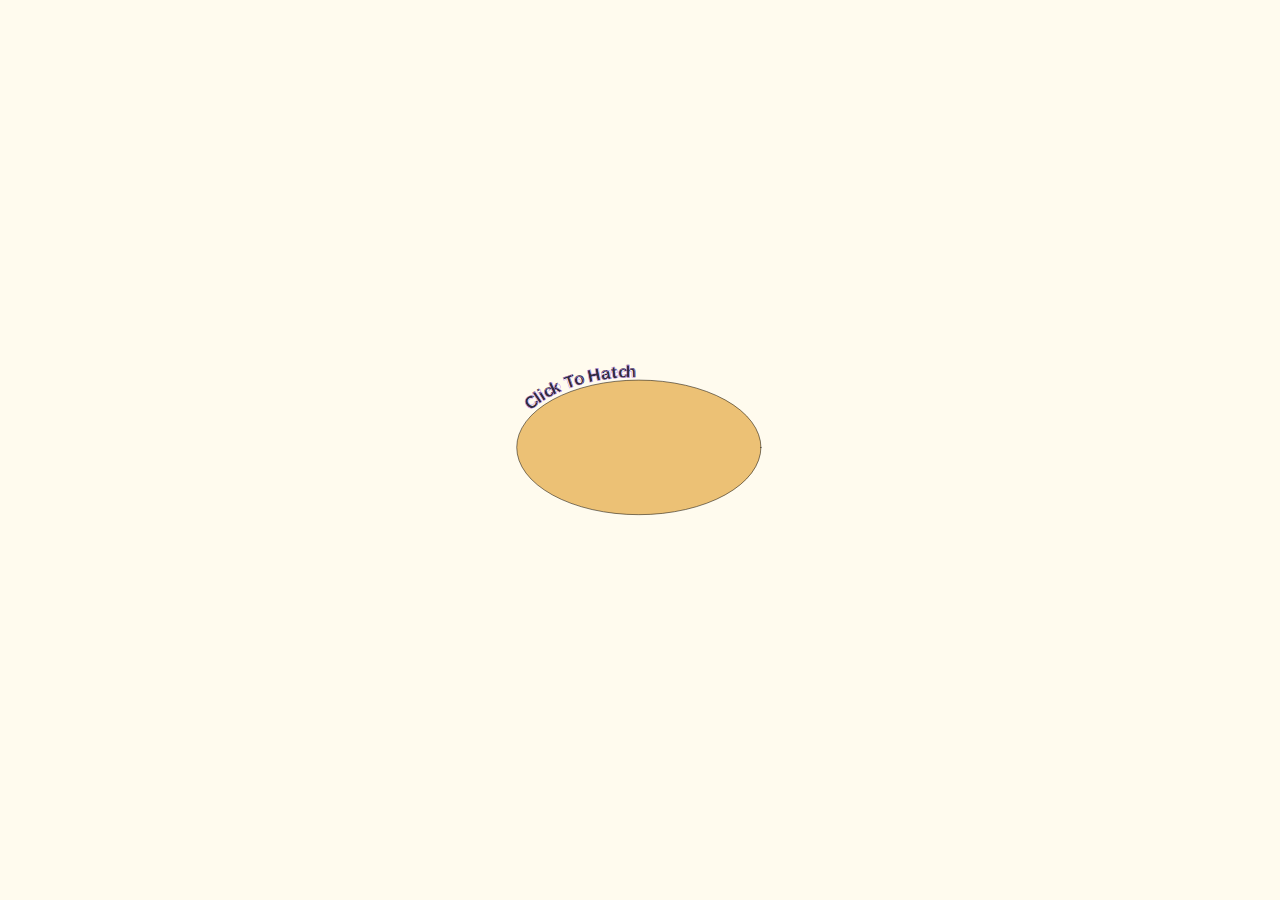
<file: index.html>
<!DOCTYPE html>
<html lang="en">
<head>
    <meta charset="UTF-8">
    <meta http-equiv="X-UA-Compatible" content="IE=edge">
    <meta name="viewport" content="width=device-width, initial-scale=1.0">
    <link rel="stylesheet" href="style.css" />
    <title>Egg</title>
</head>
<body>
    <div id="enter" class="hide">
        <a href="kitchen.html">
           <svg width="100%" height="100%" viewBox="0 0 200 200" version="1.1" xmlns="http://www.w3.org/2000/svg" xmlns:xlink="http://www.w3.org/1999/xlink" xml:space="preserve" xmlns:serif="http://www.serif.com/" style="fill-rule:evenodd;clip-rule:evenodd;stroke-linecap:round;stroke-linejoin:round;stroke-miterlimit:1.5;">
            <g transform="matrix(-1,0,0,1,204.878,0)">
                <path d="M179.601,48.293C179.601,35.101 168.891,24.39 155.698,24.39L49.18,24.39C35.987,24.39 25.277,35.101 25.277,48.293L25.277,96.098C25.277,109.29 35.987,120 49.18,120L75.432,120L56.142,160.976L98.581,120L155.698,120C168.891,120 179.601,109.29 179.601,96.098L179.601,48.293Z" style="fill:rgb(246,210,245);stroke:rgb(115,44,102);stroke-width:1.5px;"/>
            </g>
            <g transform="matrix(1,0,0,1,2.66075,6.65188)">
                <text x="55.432px" y="71.32px" style="font-family:'BerlinSansFBDemi-Bold', 'Berlin Sans FB Demi', sans-serif;font-weight:700;font-size:36px;">Enter</text>
            </g>
        </svg> 
        </a>
        
    </div>
    <div class="eggContainer" id="egg">
        <svg width="100%" height="100%" viewBox="0 0 500 500" version="1.1" xmlns="http://www.w3.org/2000/svg" xmlns:xlink="http://www.w3.org/1999/xlink" xml:space="preserve" xmlns:serif="http://www.serif.com/" style="fill-rule:evenodd;clip-rule:evenodd;stroke-linecap:round;stroke-linejoin:round;stroke-miterlimit:1.5;">
            <g id="Chicken" transform="matrix(1,0,0,1,25.8948,-38.3244)">
                <ellipse cx="253.471" cy="271.907" rx="78.306" ry="47.854" style="fill:rgb(255,223,0);stroke:black;stroke-width:1px;"/>
                <ellipse cx="181.278" cy="210.225" rx="42.691" ry="39.721" style="fill:rgb(255,223,0);stroke:black;stroke-width:1px;"/>
                <ellipse cx="155.664" cy="198.345" rx="4.455" ry="5.568" style="stroke:black;stroke-width:1px;"/>
                <path d="M243.274,261.826C258.123,255.886 301.185,275.19 244.758,283.357" style="fill:none;stroke:black;stroke-width:1px;"/>
                <g transform="matrix(-0.31838,-0.947963,1.41031,-0.473662,-136.752,454.424)">
                    <path d="M133.627,213.536L141.705,230.167L125.549,230.167L133.627,213.536Z" style="fill:rgb(255,150,0);stroke:black;stroke-width:0.79px;"/>
                </g>
                <path d="M122.698,225.891L145.507,219.238" style="fill:none;stroke:black;stroke-width:1px;"/>
                <g transform="matrix(1.35539,0,0,1.35539,-87.8495,-113.546)">
                    <path d="M247.194,319.5L260.974,341.833L250.966,345.13" style="fill:none;stroke:black;stroke-width:0.74px;"/>
                </g>
                <g transform="matrix(1.35539,0,0,1.35539,-87.8495,-113.546)">
                    <path d="M260.974,341.833L252.978,350.051" style="fill:none;stroke:black;stroke-width:0.74px;"/>
                </g>
                <g transform="matrix(1.35539,0,0,1.35539,-87.8495,-113.546)">
                    <path d="M260.962,341.948L260.168,348.53" style="fill:none;stroke:black;stroke-width:0.74px;"/>
                </g>
                <g transform="matrix(1.05185,0,0,1.14922,-12.8178,-47.7456)">
                    <path d="M247.194,319.975L236.74,350.861L220.363,350.133" style="fill:none;stroke:black;stroke-width:0.91px;"/>
                </g>
                <g transform="matrix(1.05185,0,0,1.14922,-12.8178,-47.7456)">
                    <path d="M236.916,350.608L221.925,359.137" style="fill:none;stroke:black;stroke-width:0.91px;"/>
                </g>
                <g transform="matrix(1.05185,0,0,1.14922,-12.8178,-47.7456)">
                    <path d="M236.64,351.083L234.816,362.028" style="fill:none;stroke:black;stroke-width:0.91px;"/>
                </g>
            </g>
            <g transform="matrix(1.73251,0,0,1.56757,-173.389,-242.585)">
                <g id="Egg">
                    <ellipse cx="243.039" cy="310.905" rx="140.951" ry="85.847" style="fill:rgb(236,193,117);stroke:black;stroke-width:0.61px;"/>
                </g>
            </g>
            <g transform="matrix(1.73251,0,0,1.56757,-173.766,-242.373)">
                <g id="CrackedTop" class="hide">
                    <path d="M226.063,225.701L226.097,225.74L255.823,239.927C255.823,239.927 231.518,261.193 231.518,261.193C231.446,261.256 231.405,261.353 231.408,261.455C231.412,261.556 231.458,261.65 231.534,261.707L260.398,283.475C260.398,283.475 237.656,310.484 237.656,310.484C237.595,310.558 237.568,310.658 237.583,310.757C237.599,310.855 237.655,310.94 237.736,310.985L274.549,331.889C274.549,331.889 230.215,352.087 230.215,352.087C230.109,352.135 230.039,352.249 230.037,352.376C230.035,352.503 230.101,352.619 230.205,352.672L269.469,372.499C269.469,372.499 241.836,390.376 241.836,390.376C241.733,390.443 241.677,390.574 241.697,390.704C241.717,390.835 241.808,390.938 241.925,390.964L263.853,395.811C257.061,396.434 250.111,396.752 243.039,396.752C165.246,396.752 102.088,358.285 102.088,310.905C102.088,267.026 156.256,230.792 226.063,225.701Z" style="fill:rgb(236,193,117);stroke:black;stroke-width:0.61px;"/>
                </g>
            </g>
            <g transform="matrix(1.73251,0,0,1.56757,-173.766,-242.373)">
                <g id="CrackedBottom" class="hide">
                    <path d="M227.275,225.607C232.45,225.238 237.711,225.058 243.039,225.058C320.833,225.058 383.991,263.525 383.991,310.905C383.991,353.846 332.114,389.465 264.474,395.763L264.549,395.64C264.58,395.467 264.479,395.299 264.323,395.265L242.782,390.503C242.782,390.503 270.24,372.739 270.24,372.739C270.333,372.679 270.388,372.567 270.383,372.448C270.377,372.329 270.312,372.223 270.214,372.174L231.05,352.397C231.05,352.397 275.347,332.216 275.347,332.216C275.451,332.168 275.52,332.058 275.525,331.934C275.53,331.81 275.469,331.694 275.369,331.637L238.339,310.611C238.339,310.611 261.049,283.637 261.049,283.637C261.106,283.569 261.134,283.477 261.125,283.385C261.115,283.292 261.07,283.209 261,283.157L232.183,261.424C232.183,261.424 256.56,240.096 256.56,240.096C256.64,240.026 256.68,239.915 256.667,239.804C256.654,239.693 256.589,239.597 256.495,239.553L227.275,225.607Z" style="fill:rgb(236,193,117);stroke:black;stroke-width:0.61px;"/>
                </g>
            </g>
            <g transform="matrix(1,0,0,1,-104.31,-120.551)">
                <g id="Text">
                    <g>
                        <g transform="matrix(0.773002,-0.634403,0.634403,0.773002,-154.611,151.707)">
                            <text x="134.687px" y="291.903px" style="font-family:'BerlinSansFBDemi-Bold', 'Berlin Sans FB Demi', sans-serif;font-weight:700;font-size:35.136px;fill:rgb(50,43,64);">C</text>
                            <path d="M156.804,288.026C156.804,287.965 156.787,287.841 156.706,287.669C156.569,287.376 156.158,286.705 155.469,285.658C155.469,285.657 155.469,285.657 155.468,285.656C154.634,284.399 154.121,283.667 153.933,283.456C153.932,283.455 153.93,283.453 153.929,283.452C153.697,283.196 153.448,283.099 153.216,283.099C153.159,283.099 153.045,283.109 152.9,283.196C152.772,283.271 152.488,283.494 152.051,283.871C151.48,284.355 150.921,284.734 150.371,285.003C149.548,285.404 148.678,285.604 147.76,285.604C146.243,285.604 145.03,285.029 144.122,283.874C144.122,283.874 144.121,283.874 144.121,283.874C143.261,282.779 142.839,281.423 142.839,279.808C142.839,278.217 143.26,276.878 144.119,275.796C145.028,274.661 146.243,274.097 147.76,274.097C148.654,274.097 149.515,274.308 150.346,274.728C150.907,275.02 151.478,275.426 152.06,275.944C152.507,276.341 152.797,276.575 152.926,276.655C153.076,276.747 153.193,276.756 153.25,276.756C153.526,276.756 153.754,276.662 153.939,276.481C154.162,276.277 154.706,275.461 155.529,274.016C156.1,273.014 156.47,272.307 156.641,271.897C156.75,271.635 156.787,271.449 156.787,271.35C156.787,271.062 156.652,270.716 156.314,270.344C156.313,270.343 156.312,270.342 156.311,270.341C154.116,267.968 151.093,266.766 147.228,266.766C143.667,266.766 140.734,268.094 138.427,270.747C136.233,273.262 135.131,276.321 135.131,279.928C135.131,283.656 136.26,286.741 138.504,289.187C140.818,291.727 143.833,293.004 147.554,293.004C151.203,293.004 154.125,291.688 156.327,289.068C156.329,289.065 156.331,289.063 156.333,289.06C156.672,288.641 156.804,288.284 156.804,288.026ZM155.785,271.325C155.742,271.422 155.302,272.394 154.66,273.521C153.965,274.742 153.527,275.473 153.315,275.695C153.179,275.586 152.957,275.403 152.725,275.196C152.073,274.617 151.432,274.166 150.804,273.84C150.803,273.839 150.801,273.838 150.8,273.837C149.824,273.343 148.81,273.097 147.76,273.097C145.915,273.097 144.442,273.791 143.338,275.172C143.338,275.173 143.337,275.173 143.337,275.173C142.343,276.425 141.839,277.968 141.839,279.808C141.839,281.67 142.343,283.23 143.335,284.492C144.44,285.898 145.914,286.604 147.76,286.604C148.832,286.604 149.849,286.37 150.81,285.902C150.81,285.902 150.811,285.901 150.811,285.901C151.428,285.599 152.058,285.177 152.699,284.632C152.7,284.632 152.701,284.631 152.702,284.63C152.908,284.451 153.107,284.292 153.241,284.187C153.455,284.453 153.917,285.127 154.634,286.208C155.239,287.127 155.671,287.874 155.787,288.079C155.781,288.092 155.774,288.105 155.767,288.12C155.721,288.212 155.65,288.314 155.558,288.428C153.55,290.816 150.881,292.004 147.554,292.004C144.139,292.004 141.367,290.844 139.243,288.513C139.242,288.512 139.242,288.512 139.242,288.511C137.162,286.245 136.131,283.382 136.131,279.928C136.131,276.581 137.144,273.738 139.181,271.404C139.181,271.404 139.182,271.403 139.182,271.403C141.29,268.978 143.973,267.766 147.228,267.766C150.775,267.766 153.561,268.841 155.576,271.019C155.685,271.14 155.772,271.232 155.785,271.325ZM153.249,275.757L153.24,275.766C153.243,275.762 153.245,275.757 153.249,275.757Z" style="fill:rgb(196,149,243);"/>
                        </g>
                        <g transform="matrix(0.823939,-0.566678,0.566678,0.823939,-130.949,134.988)">
                            <text x="151.765px" y="278.233px" style="font-family:'BerlinSansFBDemi-Bold', 'Berlin Sans FB Demi', sans-serif;font-weight:700;font-size:35.136px;fill:rgb(50,43,64);">l</text>
                            <path d="M152.928,261.253C152.919,261.494 152.912,263.711 152.912,267.905C152.912,268.91 152.901,270.427 152.878,272.454C152.855,274.487 152.843,276.013 152.843,277.032L152.843,277.77C152.843,277.792 152.845,277.815 152.848,277.837C152.913,278.316 153.183,278.612 153.662,278.721C154.049,278.815 154.963,278.87 156.397,278.87C157.777,278.87 158.733,278.82 159.264,278.725C159.528,278.682 159.719,278.578 159.852,278.445C160.013,278.284 160.106,278.074 160.106,277.804C160.106,277.477 160.088,277.016 160.053,276.421C160.02,275.794 160.003,275.351 160.003,275.093C160.003,275.091 160.003,275.089 160.003,275.087C159.98,273.418 159.968,271.024 159.968,267.905L159.968,267.905C159.968,264.118 160.117,259.76 160.413,254.833L160.411,254.855L160.43,254.525C160.456,254.221 160.355,254.002 160.187,253.849C160.049,253.723 159.838,253.628 159.537,253.628C159.537,253.628 153.412,253.628 153.412,253.628C153.116,253.628 152.902,253.716 152.755,253.841C152.577,253.991 152.466,254.206 152.466,254.506C152.466,254.594 152.478,254.719 152.507,254.879C152.752,256.665 152.892,258.791 152.928,261.253ZM159.423,254.628L159.416,254.763L159.415,254.768L159.415,254.767C159.117,259.72 158.968,264.099 158.968,267.905L158.968,267.905C158.968,271.029 158.98,273.427 159.003,275.098C159.003,275.367 159.02,275.826 159.055,276.476C159.055,276.476 159.055,276.477 159.055,276.478C159.086,277.01 159.103,277.43 159.105,277.738L159.098,277.739C159.095,277.74 159.092,277.74 159.089,277.741C158.591,277.829 157.693,277.87 156.397,277.87C155.087,277.87 154.251,277.835 153.89,277.747C153.888,277.747 153.886,277.746 153.883,277.746C153.865,277.741 153.852,277.733 153.844,277.72C153.843,277.718 153.843,277.032 153.843,277.032C153.843,276.015 153.855,274.493 153.878,272.466C153.901,270.433 153.912,268.913 153.912,267.905C153.912,264.066 153.921,261.839 153.923,261.412C153.928,261.385 153.93,261.356 153.929,261.327C153.895,258.776 153.75,256.577 153.496,254.729C153.495,254.722 153.494,254.715 153.492,254.708C153.487,254.679 153.482,254.653 153.479,254.628L159.423,254.628Z" style="fill:rgb(196,149,243);"/>
                        </g>
                        <g transform="matrix(0.849534,-0.527533,0.527533,0.849534,-119.973,125.204)">
                            <text x="159.497px" y="272.916px" style="font-family:'BerlinSansFBDemi-Bold', 'Berlin Sans FB Demi', sans-serif;font-weight:700;font-size:35.136px;fill:rgb(50,43,64);">i</text>
                            <path d="M167.803,265.041C167.803,262.124 167.928,259.559 168.177,257.346C168.204,257.143 168.215,257.015 168.215,256.96C168.215,256.671 168.106,256.463 167.932,256.319C167.791,256.201 167.586,256.117 167.303,256.117C166.962,256.117 166.45,256.146 165.768,256.205C165.123,256.26 164.64,256.289 164.318,256.289C163.998,256.289 163.521,256.255 162.886,256.188C162.205,256.117 161.699,256.083 161.367,256.083C160.998,256.083 160.754,256.208 160.606,256.372C160.481,256.511 160.404,256.693 160.404,256.926L160.442,257.351C160.692,259.256 160.816,261.82 160.816,265.041C160.816,265.839 160.798,267.028 160.764,268.607C160.73,270.196 160.713,271.386 160.713,272.178C160.713,272.606 160.767,272.85 160.8,272.916C160.803,272.923 160.806,272.929 160.81,272.935C160.914,273.123 161.162,273.324 161.621,273.408C161.622,273.408 161.622,273.408 161.623,273.408C162.025,273.479 162.935,273.519 164.352,273.519C165.759,273.519 166.662,273.479 167.064,273.408C167.324,273.366 167.518,273.262 167.652,273.128C167.813,272.967 167.906,272.757 167.906,272.487C167.906,271.661 167.889,270.419 167.855,268.762C167.82,267.114 167.803,265.873 167.803,265.041L167.803,265.041ZM167.198,257.118L167.185,257.22C167.185,257.223 167.184,257.227 167.184,257.23C166.93,259.476 166.803,262.08 166.803,265.041L166.803,265.041C166.803,265.878 166.82,267.125 166.855,268.783C166.888,270.387 166.905,271.599 166.906,272.42L166.898,272.422C166.896,272.422 166.893,272.423 166.89,272.423C166.514,272.49 165.668,272.519 164.352,272.519C163.027,272.519 162.176,272.49 161.799,272.423C161.773,272.419 161.745,272.412 161.718,272.404C161.715,272.338 161.713,272.258 161.713,272.178C161.713,271.391 161.73,270.208 161.764,268.629C161.798,267.04 161.816,265.844 161.816,265.041C161.816,261.767 161.688,259.161 161.434,257.223C161.428,257.17 161.422,257.124 161.417,257.083C161.726,257.086 162.181,257.12 162.782,257.183C163.463,257.254 163.975,257.289 164.318,257.289C164.659,257.289 165.171,257.26 165.854,257.201C166.431,257.151 166.88,257.123 167.198,257.118ZM168.249,252.294C168.249,251.257 167.841,250.401 167.02,249.728C166.279,249.117 165.401,248.808 164.387,248.808C163.349,248.808 162.462,249.112 161.722,249.708C160.888,250.381 160.472,251.244 160.472,252.294C160.472,253.397 160.882,254.269 161.69,254.914C162.402,255.484 163.299,255.779 164.387,255.779C165.658,255.779 166.605,255.471 167.241,254.906C167.897,254.324 168.249,253.459 168.249,252.294L168.249,252.294ZM167.249,252.294C167.249,253.119 167.041,253.746 166.577,254.159C166.092,254.589 165.357,254.779 164.387,254.779C163.553,254.779 162.86,254.57 162.314,254.133C161.749,253.681 161.472,253.066 161.472,252.294C161.472,251.559 161.766,250.958 162.35,250.487C162.35,250.487 162.35,250.487 162.35,250.487C162.915,250.031 163.594,249.808 164.387,249.808C165.156,249.808 165.823,250.037 166.385,250.5C166.385,250.501 166.385,250.501 166.386,250.501C166.96,250.972 167.249,251.569 167.249,252.294L167.249,252.294Z" style="fill:rgb(196,149,243);"/>
                        </g>
                        <g transform="matrix(0.877181,-0.48016,0.48016,0.877181,-107.964,113.406)">
                            <text x="167.699px" y="267.746px" style="font-family:'BerlinSansFBDemi-Bold', 'Berlin Sans FB Demi', sans-serif;font-weight:700;font-size:35.136px;fill:rgb(50,43,64);">c</text>
                            <path d="M180.683,261.38L180.682,261.379C180.672,261.379 180.662,261.379 180.652,261.379C180.549,261.379 180.454,261.409 180.375,261.462C180.285,261.502 179.972,261.637 179.57,261.802C179.011,262.031 178.509,262.151 178.061,262.151C177.137,262.151 176.383,261.901 175.806,261.379C175.243,260.87 174.976,260.164 174.976,259.271C174.976,258.401 175.222,257.701 175.74,257.178C176.257,256.656 176.953,256.408 177.821,256.408C178.211,256.408 178.719,256.497 179.347,256.666C180.11,256.871 180.502,256.957 180.515,256.957C180.738,256.957 181.067,256.806 181.278,256.285C181.378,256.038 181.594,255.324 181.922,254.139C182.288,252.86 182.456,252.138 182.456,251.979C182.456,251.715 182.279,251.365 181.753,251.079C180.39,250.308 178.811,249.918 177.015,249.918C174.364,249.918 172.172,250.827 170.435,252.637C168.703,254.441 167.834,256.663 167.834,259.305C167.834,261.972 168.701,264.197 170.427,265.983C172.158,267.774 174.352,268.675 177.015,268.675C177.716,268.675 178.639,268.553 179.78,268.303C180.716,268.1 181.367,267.859 181.741,267.605C182.145,267.331 182.301,267.009 182.301,266.7C182.301,266.249 182.17,265.336 181.897,263.96C181.897,263.958 181.896,263.956 181.896,263.954C181.625,262.678 181.367,261.921 181.176,261.666C181.015,261.452 180.832,261.387 180.683,261.38ZM181.445,252.07C181.402,252.31 181.234,252.907 180.96,253.866C180.96,253.868 180.96,253.869 180.959,253.87C180.652,254.98 180.452,255.657 180.355,255.899C180.178,255.853 179.919,255.784 179.606,255.7C178.873,255.503 178.277,255.408 177.821,255.408C176.653,255.408 175.725,255.772 175.03,256.474C174.335,257.175 173.976,258.105 173.976,259.271C173.976,260.483 174.371,261.429 175.135,262.121C175.885,262.8 176.858,263.151 178.061,263.151C178.62,263.151 179.25,263.013 179.949,262.727C180.15,262.645 180.321,262.573 180.462,262.511C180.572,262.836 180.766,263.451 180.917,264.158C181.164,265.405 181.295,266.242 181.301,266.67C181.27,266.698 181.15,266.802 181.037,266.862C180.711,267.033 180.22,267.184 179.568,267.326C179.567,267.326 179.567,267.326 179.567,267.326C178.513,267.557 177.662,267.675 177.015,267.675C174.645,267.675 172.687,266.883 171.146,265.288C169.601,263.689 168.834,261.693 168.834,259.305C168.834,256.938 169.605,254.945 171.156,253.329C172.702,251.719 174.656,250.918 177.015,250.918C178.625,250.918 180.042,251.26 181.263,251.951C181.266,251.953 181.269,251.955 181.273,251.956C181.334,251.989 181.402,252.038 181.445,252.07ZM180.265,262.196C180.295,262.235 180.335,262.277 180.392,262.312L180.389,262.304C180.342,262.275 180.3,262.238 180.265,262.196ZM180.159,261.965L180.16,261.971L180.159,261.965ZM180.156,261.943L180.157,261.949L180.155,261.936L180.156,261.943ZM180.153,261.912L180.154,261.923L180.153,261.912Z" style="fill:rgb(196,149,243);"/>
                        </g>
                        <g transform="matrix(0.909425,-0.415868,0.415868,0.909425,-92.0277,98.6667)">
                            <text x="180.496px" y="260.602px" style="font-family:'BerlinSansFBDemi-Bold', 'Berlin Sans FB Demi', sans-serif;font-weight:700;font-size:35.136px;fill:rgb(50,43,64);">k</text>
                            <path d="M191.125,257.363C192.032,258.7 192.704,259.734 193.14,260.464C193.141,260.466 193.142,260.468 193.144,260.47C193.265,260.666 193.496,260.853 193.877,260.971C194.256,261.088 194.828,261.154 195.594,261.154C198.124,261.154 199.641,261.027 200.147,260.82C200.54,260.66 200.64,260.391 200.64,260.191C200.64,260.15 200.627,260.006 200.5,259.803C200.327,259.527 199.81,258.809 198.945,257.652C198.256,256.729 197.742,255.928 197.537,255.6C200.198,254.186 201.515,252.113 201.515,249.399L201.515,249.399C201.515,247.268 200.794,245.655 199.386,244.546C199.385,244.545 199.384,244.544 199.383,244.544C198.128,243.569 196.439,243.066 194.307,243.066C192.194,243.066 190.377,243.78 188.857,245.208C188.868,243.913 188.919,242.201 189.008,240.07C189.008,240.069 189.008,240.068 189.008,240.067C189.019,239.752 189.065,239.166 189.143,238.311C189.214,237.548 189.248,236.943 189.248,236.498C189.248,235.76 188.881,235.5 188.474,235.5C188.056,235.5 187.483,235.552 186.754,235.66C185.998,235.769 185.462,235.836 185.146,235.86C183.938,235.883 183.037,235.895 182.435,235.895C182.429,235.895 182.423,235.895 182.416,235.895C182.116,235.906 181.898,236.004 181.748,236.144C181.578,236.301 181.472,236.522 181.472,236.824C181.472,238.223 181.523,240.328 181.626,243.138C181.729,245.932 181.78,248.031 181.78,249.433L181.78,259.933C181.78,260.337 181.899,260.628 182.081,260.824C182.224,260.977 182.412,261.083 182.65,261.128C182.894,261.175 183.731,261.205 185.163,261.205C186.792,261.205 187.714,261.191 187.927,261.168C188.24,261.135 188.466,261.012 188.622,260.834C188.775,260.66 188.871,260.421 188.871,260.105C188.871,259.726 188.865,259.146 188.854,258.365C188.847,257.9 188.842,257.512 188.839,257.199C189.987,257.26 190.828,257.335 191.125,257.363ZM188.248,236.505C188.248,236.928 188.214,237.499 188.148,238.219C188.148,238.219 188.148,238.219 188.148,238.219C188.066,239.102 188.02,239.706 188.009,240.031C187.905,242.496 187.854,244.407 187.854,245.762C187.854,246.108 187.912,246.332 187.972,246.445C188.084,246.651 188.245,246.732 188.403,246.755C188.525,246.772 188.649,246.744 188.751,246.676C188.875,246.593 189.042,246.446 189.247,246.228C190.635,244.787 192.321,244.066 194.307,244.066C196.177,244.066 197.667,244.478 198.769,245.332C199.944,246.259 200.515,247.619 200.515,249.399L200.515,249.399C200.515,251.736 199.355,253.504 197.061,254.72C196.599,254.954 196.449,255.268 196.449,255.524C196.449,255.622 196.496,255.827 196.658,256.111C196.887,256.516 197.381,257.229 198.144,258.251C198.701,258.997 199.143,259.614 199.407,259.989C198.746,260.107 197.475,260.154 195.594,260.154C195.056,260.154 194.631,260.123 194.32,260.054C194.221,260.032 194.137,260.007 194.067,259.977C194.038,259.964 193.999,259.94 193.987,259.932C193.53,259.167 192.812,258.065 191.838,256.633C191.829,256.619 191.819,256.606 191.809,256.594C191.772,256.55 191.641,256.425 191.355,256.378C190.991,256.318 189.993,256.249 188.36,256.174C188.223,256.168 188.09,256.218 187.991,256.312C187.893,256.406 187.837,256.537 187.837,256.673C187.837,257.03 187.842,257.598 187.854,258.379C187.865,259.154 187.871,259.729 187.871,260.105C187.871,260.123 187.868,260.148 187.865,260.165C187.852,260.169 187.835,260.172 187.822,260.174C187.821,260.174 187.82,260.174 187.818,260.174C187.617,260.196 186.731,260.205 185.163,260.205C183.835,260.205 183.061,260.19 182.842,260.146C182.839,260.146 182.837,260.145 182.835,260.145C182.802,260.139 182.798,260.106 182.791,260.07C182.784,260.029 182.78,259.983 182.78,259.933L182.78,249.433C182.78,248.023 182.729,245.912 182.626,243.102C182.525,240.355 182.473,238.286 182.472,236.895C183.089,236.894 183.986,236.883 185.172,236.86C185.181,236.86 185.19,236.86 185.198,236.859C185.526,236.836 186.092,236.766 186.899,236.649C186.899,236.649 186.899,236.649 186.9,236.649C187.444,236.569 187.894,236.52 188.248,236.505ZM194.704,250.514C194.704,249.652 194.436,249.014 193.948,248.583C193.481,248.17 192.788,247.938 191.854,247.938C191.071,247.938 190.232,248.221 189.347,248.811C188.322,249.49 187.854,250.26 187.854,251.063C187.854,251.7 187.914,252.183 188.019,252.516C188.123,252.84 188.279,253.054 188.451,253.181C188.458,253.186 188.464,253.191 188.471,253.195C188.57,253.261 188.729,253.328 188.957,253.374C189.311,253.445 189.899,253.485 190.721,253.485C192.294,253.485 193.382,253.107 194.011,252.438C194.464,251.956 194.704,251.318 194.704,250.514ZM189.026,252.359C188.981,252.307 188.967,252.211 188.94,252.092C188.88,251.834 188.854,251.491 188.854,251.063C188.854,250.539 189.231,250.087 189.899,249.644C189.9,249.644 189.9,249.644 189.901,249.644C190.593,249.182 191.241,248.938 191.854,248.938C192.487,248.938 192.969,249.053 193.286,249.332C193.581,249.593 193.704,249.993 193.704,250.514C193.704,251.029 193.573,251.445 193.283,251.753C192.797,252.27 191.935,252.485 190.721,252.485C190.087,252.485 189.608,252.463 189.284,252.416C189.185,252.402 189.066,252.37 189.026,252.359Z" style="fill:rgb(196,149,243);"/>
                        </g>
                        <g transform="matrix(0.944897,-0.327367,0.327367,0.944897,-69.9449,81.741)">
                            <text x="207.841px" y="248.643px" style="font-family:'BerlinSansFBDemi-Bold', 'Berlin Sans FB Demi', sans-serif;font-weight:700;font-size:35.136px;fill:rgb(50,43,64);">T</text>
                            <path d="M226.629,229.822C226.629,229.533 226.592,229.097 226.513,228.512C226.443,227.987 226.406,227.589 226.406,227.318C226.406,227.07 226.418,226.647 226.44,226.05C226.463,225.493 226.475,225.058 226.475,224.744C226.475,224.734 226.475,224.725 226.474,224.715C226.462,224.514 226.434,224.374 226.406,224.292C226.358,224.156 226.286,224.075 226.226,224.026C226.182,223.989 226.117,223.946 226.023,223.917C225.94,223.891 225.771,223.867 225.512,223.867C225.5,223.867 224.738,223.923 223.226,224.04C223.226,224.04 223.225,224.04 223.225,224.04C220.476,224.256 218.591,224.364 217.568,224.364C213.971,224.364 211.253,224.246 209.415,224.008L209.11,223.987C208.908,223.987 208.692,224.072 208.526,224.339C208.393,224.553 208.267,225.012 208.201,225.727C208.2,225.728 208.2,225.73 208.2,225.731C208.155,226.266 208.115,226.801 208.081,227.335C208.055,227.514 207.954,227.98 207.782,228.733C207.782,228.735 207.781,228.736 207.781,228.738C207.608,229.528 207.529,230.005 207.529,230.166C207.529,230.365 207.604,230.52 207.731,230.64C207.843,230.745 208.025,230.837 208.304,230.837C209.57,230.837 211.233,230.74 213.293,230.544C213.373,233.32 213.414,235.127 213.414,235.965C213.414,237.309 213.357,239.327 213.243,242.017C213.128,244.725 213.071,246.757 213.071,248.111C213.071,248.402 213.163,248.629 213.32,248.802C213.465,248.963 213.674,249.084 213.963,249.135C213.967,249.136 213.971,249.137 213.975,249.137C214.585,249.231 215.645,249.28 217.157,249.28C218.51,249.28 219.538,249.232 220.239,249.139C220.657,249.089 220.883,249.007 220.934,248.973L220.899,248.994C221.12,248.872 221.311,248.612 221.311,248.146C221.311,246.791 221.256,244.755 221.147,242.035C221.039,239.333 220.985,237.31 220.985,235.965C220.985,234.892 221.015,233.05 221.076,230.437C223.782,230.59 225.34,230.666 225.752,230.666C226.031,230.666 226.232,230.577 226.371,230.45C226.527,230.308 226.629,230.106 226.629,229.823L226.629,229.822ZM225.474,224.87C225.472,225.165 225.46,225.543 225.441,226.01C225.441,226.011 225.441,226.011 225.441,226.012C225.418,226.627 225.406,227.062 225.406,227.318C225.406,227.619 225.444,228.061 225.522,228.645C225.58,229.073 225.615,229.412 225.625,229.664C225.04,229.651 223.371,229.566 220.616,229.409C220.481,229.401 220.348,229.449 220.249,229.541C220.149,229.633 220.091,229.761 220.088,229.896C220.019,232.796 219.985,234.819 219.985,235.965C219.985,237.319 220.039,239.355 220.148,242.075C220.256,244.76 220.31,246.774 220.311,248.12C220.253,248.129 220.185,248.138 220.116,248.147C220.114,248.147 220.112,248.147 220.11,248.147C219.439,248.237 218.454,248.28 217.157,248.28C215.726,248.28 214.719,248.239 214.137,248.15C214.115,248.146 214.089,248.138 214.072,248.132C214.071,248.125 214.071,248.117 214.071,248.111C214.071,246.766 214.128,244.749 214.242,242.059C214.357,239.35 214.414,237.319 214.414,235.965C214.414,235.07 214.368,233.075 214.276,229.979C214.272,229.841 214.211,229.71 214.107,229.618C214.002,229.527 213.865,229.483 213.727,229.497C211.608,229.708 209.891,229.822 208.574,229.836C208.612,229.627 208.674,229.333 208.758,228.953C208.946,228.13 209.05,227.629 209.074,227.452C209.075,227.441 209.077,227.43 209.077,227.418C209.111,226.885 209.151,226.352 209.196,225.819C209.227,225.495 209.296,225.181 209.339,225.007C211.205,225.244 213.948,225.364 217.568,225.364C218.605,225.364 220.516,225.256 223.303,225.037C224.583,224.938 225.306,224.882 225.474,224.87Z" style="fill:rgb(196,149,243);"/>
                        </g>
                        <g transform="matrix(0.961688,-0.274145,0.274145,0.961688,-57.8647,71.0831)">
                            <text x="225.391px" y="242.572px" style="font-family:'BerlinSansFBDemi-Bold', 'Berlin Sans FB Demi', sans-serif;font-weight:700;font-size:35.136px;fill:rgb(50,43,64);">o</text>
                            <path d="M243.854,234.131C243.854,231.4 242.999,229.184 241.307,227.474C239.614,225.763 237.405,224.898 234.673,224.898C231.864,224.898 229.641,225.785 227.995,227.534C226.356,229.276 225.526,231.541 225.526,234.337C225.526,236.999 226.392,239.175 228.111,240.869C229.828,242.561 232.013,243.415 234.673,243.415C237.418,243.415 239.63,242.546 241.317,240.829C243.002,239.114 243.854,236.884 243.854,234.131L243.854,234.131ZM242.854,234.131C242.854,236.593 242.11,238.595 240.604,240.128C239.1,241.659 237.12,242.415 234.673,242.415C232.3,242.415 230.345,241.667 228.813,240.157C227.283,238.649 226.526,236.707 226.526,234.337C226.526,231.825 227.251,229.784 228.723,228.22C230.188,226.664 232.174,225.898 234.673,225.898C237.11,225.898 239.087,226.651 240.596,228.177C242.107,229.705 242.854,231.691 242.854,234.131L242.854,234.131ZM238.226,234.131C238.226,233.108 237.909,232.206 237.274,231.423C236.614,230.607 235.758,230.199 234.707,230.199C233.648,230.199 232.775,230.613 232.091,231.445C231.468,232.198 231.153,233.092 231.153,234.131C231.153,235.181 231.469,236.081 232.091,236.834C232.775,237.665 233.648,238.079 234.707,238.079C235.754,238.079 236.621,237.665 237.306,236.833C237.307,236.832 237.308,236.831 237.309,236.83C237.917,236.079 238.226,235.18 238.226,234.131L238.226,234.131ZM237.226,234.131C237.226,234.934 236.998,235.624 236.533,236.199C236.051,236.784 235.443,237.079 234.707,237.079C233.96,237.079 233.345,236.784 232.863,236.198C232.862,236.197 232.862,236.197 232.862,236.197C232.387,235.622 232.153,234.933 232.153,234.131C232.153,233.339 232.387,232.656 232.862,232.082C232.862,232.081 232.862,232.081 232.863,232.081C233.345,231.494 233.96,231.199 234.707,231.199C235.44,231.199 236.037,231.483 236.497,232.052C236.984,232.653 237.226,233.346 237.226,234.131L237.226,234.131Z" style="fill:rgb(196,149,243);"/>
                        </g>
                        <g transform="matrix(0.981385,-0.192053,0.192053,0.981385,-40.5007,52.7384)">
                            <text x="251.797px" y="235.289px" style="font-family:'BerlinSansFBDemi-Bold', 'Berlin Sans FB Demi', sans-serif;font-weight:700;font-size:35.136px;fill:rgb(50,43,64);">H</text>
                            <path d="M260.717,219.47C260.706,219.42 260.687,219.317 260.687,219.231C260.687,218.381 260.749,217.11 260.874,215.416C261.001,213.69 261.064,212.394 261.064,211.528C261.064,211.268 260.977,211.082 260.855,210.953C260.723,210.813 260.535,210.719 260.272,210.719C259.901,210.719 259.342,210.736 258.594,210.771C257.866,210.805 257.322,210.822 256.961,210.822C256.612,210.822 256.085,210.805 255.381,210.771C254.656,210.736 254.113,210.719 253.753,210.719C253.468,210.719 253.264,210.819 253.121,210.968C252.986,211.11 252.893,211.313 252.893,211.596C252.893,212.928 252.95,214.928 253.065,217.597C253.179,220.246 253.236,222.232 253.236,223.554C253.236,224.796 253.176,226.658 253.056,229.14C252.936,231.644 252.876,233.517 252.876,234.757C252.876,235.051 252.971,235.28 253.135,235.455C253.282,235.612 253.494,235.731 253.788,235.782C253.79,235.782 253.791,235.783 253.793,235.783C254.228,235.853 255.238,235.892 256.824,235.892C258.658,235.892 259.764,235.851 260.141,235.781C260.434,235.726 260.646,235.592 260.793,235.402C260.929,235.225 261.013,234.991 261.013,234.689C261.013,233.793 260.984,232.452 260.927,230.667C260.87,228.895 260.841,227.565 260.841,226.677C260.841,226.567 260.868,226.437 260.881,226.382C261.329,226.3 262.671,226.267 264.905,226.267C267.129,226.267 268.459,226.3 268.894,226.382C268.901,226.398 268.909,226.42 268.912,226.437C268.928,226.505 268.934,226.585 268.934,226.677C268.934,227.575 268.891,228.925 268.806,230.728C268.72,232.551 268.677,233.917 268.677,234.826C268.677,235.293 268.93,235.644 269.542,235.778C269.867,235.849 270.957,235.892 272.814,235.892C274.103,235.892 275.102,235.857 275.811,235.787C276.197,235.754 276.429,235.674 276.521,235.619L276.488,235.641C276.7,235.523 276.899,235.253 276.899,234.757C276.899,233.517 276.839,231.644 276.719,229.14C276.599,226.658 276.539,224.796 276.539,223.554C276.539,222.232 276.593,220.249 276.702,217.604C276.811,214.942 276.865,212.95 276.865,211.631C276.865,211.318 276.748,211.093 276.56,210.937C276.404,210.808 276.178,210.719 275.868,210.719C275.519,210.719 274.999,210.736 274.307,210.771C273.638,210.805 273.14,210.822 272.814,210.822C272.476,210.822 271.973,210.805 271.303,210.771C270.612,210.736 270.097,210.719 269.76,210.719C269.511,210.719 269.316,210.795 269.167,210.919C268.971,211.08 268.831,211.347 268.831,211.751C268.831,212.591 268.871,213.849 268.952,215.523C269.031,217.177 269.071,218.413 269.071,219.231C269.071,219.301 269.066,219.362 269.052,219.414C269.048,219.427 269.051,219.441 269.043,219.447C268.653,219.537 267.275,219.572 264.905,219.572C262.501,219.572 261.105,219.548 260.717,219.47ZM275.865,211.719C275.863,213.03 275.808,214.978 275.703,217.563C275.594,220.226 275.539,222.223 275.539,223.554C275.539,224.806 275.599,226.684 275.72,229.188C275.84,231.671 275.899,233.527 275.899,234.757L275.899,234.771C275.845,234.779 275.783,234.786 275.723,234.791C275.721,234.791 275.718,234.791 275.716,234.792C275.03,234.859 274.062,234.892 272.814,234.892C271.079,234.892 270.059,234.867 269.755,234.801C269.73,234.795 269.7,234.785 269.677,234.776C269.678,233.878 269.721,232.544 269.805,230.775C269.891,228.952 269.934,227.586 269.934,226.677C269.934,225.919 269.615,225.539 269.188,225.422C269.182,225.421 269.177,225.419 269.171,225.418C268.771,225.324 267.35,225.267 264.905,225.267C262.451,225.267 261.019,225.323 260.607,225.417C260.176,225.515 259.841,225.892 259.841,226.677C259.841,227.572 259.87,228.913 259.927,230.699C259.984,232.47 260.013,233.8 260.013,234.689C260.013,234.721 260.004,234.767 260,234.785C259.989,234.789 259.971,234.795 259.958,234.798C259.958,234.798 259.958,234.798 259.957,234.798C259.602,234.864 258.557,234.892 256.824,234.892C255.326,234.892 254.37,234.863 253.957,234.796C253.93,234.792 253.897,234.78 253.877,234.773L253.876,234.757C253.876,233.527 253.936,231.671 254.055,229.188C254.176,226.684 254.236,224.806 254.236,223.554C254.236,222.223 254.179,220.223 254.064,217.554C253.953,214.985 253.896,213.04 253.893,211.72C254.237,211.723 254.717,211.74 255.333,211.77C256.059,211.805 256.601,211.822 256.961,211.822C257.332,211.822 257.892,211.805 258.64,211.77C259.238,211.742 259.713,211.725 260.063,211.721C260.055,212.565 259.992,213.773 259.877,215.343C259.75,217.069 259.687,218.365 259.687,219.231C259.687,219.933 259.981,220.291 260.362,220.411C260.363,220.411 260.364,220.412 260.366,220.412C260.673,220.507 262.186,220.572 264.905,220.572C267.418,220.572 268.875,220.515 269.274,220.421C269.276,220.42 269.279,220.42 269.281,220.419C269.761,220.299 270.071,219.932 270.071,219.231C270.071,218.402 270.031,217.15 269.951,215.475C269.871,213.822 269.831,212.58 269.831,211.751C269.831,211.741 269.832,211.73 269.833,211.719C270.158,211.721 270.632,211.738 271.253,211.77C271.945,211.805 272.465,211.822 272.814,211.822C273.151,211.822 273.666,211.805 274.357,211.77C275.025,211.736 275.528,211.719 275.865,211.719Z" style="fill:rgb(196,149,243);"/>
                        </g>
                        <g transform="matrix(0.99079,-0.135409,0.135409,0.99079,-28.6375,39.6934)">
                            <text x="277.467px" y="230.361px" style="font-family:'BerlinSansFBDemi-Bold', 'Berlin Sans FB Demi', sans-serif;font-weight:700;font-size:35.136px;fill:rgb(50,43,64);">a</text>
                            <path d="M290.677,214.434C289.59,213.365 288.185,212.825 286.457,212.825C283.712,212.825 281.555,213.724 279.976,215.497C279.976,215.497 279.976,215.498 279.976,215.498C278.471,217.196 277.705,219.431 277.705,222.212C277.705,224.624 278.439,226.698 279.898,228.435C281.462,230.316 283.438,231.256 285.823,231.256C287.316,231.256 288.728,230.65 290.047,229.411C290.055,229.468 290.063,229.526 290.07,229.585C290.138,230.193 290.292,230.576 290.453,230.758C290.614,230.94 290.803,231.015 291.004,231.015C292.848,231.015 294.484,230.963 295.913,230.86C295.915,230.86 295.917,230.859 295.919,230.859C296.276,230.829 296.536,230.686 296.714,230.467C296.876,230.269 296.977,229.992 296.977,229.623C296.977,228.748 296.925,227.434 296.822,225.682C296.719,223.957 296.668,222.657 296.668,221.783L296.668,221.783C296.668,219.503 296.848,217.342 297.209,215.299C297.209,215.299 297.209,215.299 297.209,215.299C297.252,215.058 297.268,214.908 297.268,214.852C297.268,214.568 297.123,214.283 296.697,214.113C296.687,214.109 296.676,214.105 296.666,214.102C296.163,213.938 295.332,213.738 294.174,213.504C294.174,213.504 294.174,213.504 294.174,213.504C292.936,213.254 292.096,213.134 291.656,213.134C291.481,213.134 291.306,213.195 291.146,213.354C290.989,213.509 290.82,213.833 290.698,214.35C290.691,214.378 290.684,214.406 290.677,214.434ZM296.244,215.017L296.225,215.125C295.854,217.223 295.668,219.442 295.668,221.783L295.668,221.783C295.668,222.67 295.72,223.99 295.823,225.741C295.925,227.467 295.977,228.761 295.977,229.623C295.977,229.718 295.987,229.795 295.937,229.837C295.913,229.857 295.878,229.859 295.838,229.863C294.477,229.961 292.924,230.012 291.179,230.015C291.145,229.899 291.086,229.678 291.063,229.473C290.989,228.817 290.869,228.427 290.772,228.287C290.646,228.104 290.489,228.043 290.356,228.028C290.26,228.018 290.163,228.035 290.077,228.078C289.954,228.14 289.787,228.263 289.587,228.463C289.586,228.464 289.586,228.465 289.585,228.465C288.412,229.648 287.163,230.256 285.823,230.256C283.747,230.256 282.028,229.434 280.666,227.794C280.665,227.793 280.665,227.793 280.664,227.792C279.356,226.235 278.705,224.374 278.705,222.212C278.705,219.709 279.369,217.689 280.724,216.162C282.118,214.596 284.033,213.825 286.457,213.825C288.089,213.825 289.381,214.387 290.326,215.53C290.505,215.75 290.699,215.798 290.832,215.798C290.964,215.798 291.114,215.756 291.253,215.614C291.367,215.498 291.532,215.163 291.671,214.581C291.71,214.416 291.779,214.238 291.819,214.139C292.254,214.164 292.973,214.281 293.976,214.484C295,214.691 295.756,214.868 296.244,215.017ZM291.144,221.886C291.144,220.773 290.786,219.855 290.086,219.128C289.381,218.397 288.465,218.023 287.332,218.023C286.199,218.023 285.286,218.395 284.588,219.12C283.894,219.84 283.538,220.76 283.538,221.886C283.538,222.947 283.906,223.858 284.639,224.618C285.379,225.383 286.276,225.766 287.332,225.766C288.452,225.766 289.364,225.393 290.076,224.662C290.783,223.935 291.144,223.012 291.144,221.886ZM290.144,221.886C290.144,222.727 289.887,223.422 289.359,223.965C288.835,224.503 288.157,224.766 287.332,224.766C286.558,224.766 285.901,224.484 285.359,223.923C284.812,223.357 284.538,222.677 284.538,221.886C284.538,221.045 284.789,220.352 285.308,219.814C285.821,219.281 286.499,219.023 287.332,219.023C288.167,219.023 288.847,219.284 289.366,219.822C289.889,220.365 290.144,221.055 290.144,221.886Z" style="fill:rgb(196,149,243);"/>
                        </g>
                        <g transform="matrix(0.99552,-0.094552,0.094552,0.99552,-20.1892,29.1943)">
                            <text x="297.978px" y="227.644px" style="font-family:'BerlinSansFBDemi-Bold', 'Berlin Sans FB Demi', sans-serif;font-weight:700;font-size:35.136px;fill:rgb(50,43,64);">t</text>
                            <path d="M299.589,207.382C299.589,207.396 299.589,207.409 299.59,207.422C299.594,207.522 299.619,208.278 299.657,209.506C299.677,210.329 299.663,210.95 299.609,211.367C299.556,211.378 299.474,211.392 299.406,211.394C299.405,211.394 299.404,211.394 299.404,211.394C298.739,211.415 298.317,211.544 298.118,211.695C297.908,211.855 297.821,212.053 297.821,212.272C297.821,212.518 297.836,212.894 297.865,213.399C297.893,213.877 297.907,214.234 297.907,214.468C297.907,214.642 297.893,214.91 297.866,215.27C297.836,215.665 297.821,215.958 297.821,216.149C297.821,216.417 297.91,216.627 298.061,216.787C298.238,216.976 298.532,217.112 298.973,217.112C299.027,217.112 299.114,217.107 299.232,217.094C299.223,217.095 299.419,217.095 299.419,217.095C299.575,217.095 299.697,217.092 299.759,217.172C299.792,217.216 299.794,217.277 299.794,217.35C299.794,218.101 299.766,219.229 299.709,220.737C299.651,222.26 299.623,223.402 299.623,224.161C299.623,225.311 299.938,226.226 300.539,226.916C301.407,227.912 302.911,228.452 305.081,228.452C306.965,228.452 308.681,228.024 310.229,227.172C310.229,227.172 310.23,227.172 310.231,227.171C310.632,226.948 310.865,226.759 310.954,226.64C311.056,226.503 311.157,226.201 311.157,225.714C311.157,225.401 311.199,224.909 311.282,224.239C311.371,223.514 311.414,222.973 311.414,222.617L311.414,222.617C311.414,222.334 311.321,222.13 311.186,221.989C311.043,221.839 310.839,221.739 310.554,221.739C310.314,221.739 309.898,221.806 309.31,221.951C308.83,222.07 308.462,222.134 308.203,222.134C307.526,222.134 307.05,222.004 306.814,221.64C306.625,221.316 306.559,220.737 306.559,219.906C306.559,219.642 306.553,219.234 306.542,218.683C306.542,218.683 306.542,217.47 306.542,217.47C306.542,217.382 306.55,217.29 306.558,217.215L307.586,217.215C307.811,217.215 308.189,217.224 308.719,217.241C309.264,217.258 309.653,217.267 309.885,217.267C310.266,217.267 310.518,217.141 310.671,216.975C310.803,216.832 310.882,216.645 310.882,216.406L310.848,214.004C310.848,213.753 310.876,213.377 310.931,212.875C310.991,212.324 311.02,211.912 311.02,211.637C311.02,211.42 310.944,211.252 310.817,211.122C310.686,210.988 310.47,210.879 310.142,210.879C309.726,210.879 309.107,210.897 308.285,210.931C307.515,210.964 306.932,210.981 306.536,210.982C306.521,210.915 306.49,210.766 306.49,210.642C306.49,210.182 306.527,209.497 306.6,208.589C306.676,207.644 306.713,206.939 306.713,206.473C306.713,206.082 306.483,205.739 305.836,205.684C304.666,205.547 303.79,205.439 303.21,205.36C303.203,205.359 303.195,205.358 303.188,205.357C302.948,205.335 302.519,205.252 301.9,205.111C301.28,204.962 300.801,204.892 300.466,204.892C300.235,204.892 299.978,205.003 299.816,205.369C299.679,205.679 299.589,206.348 299.589,207.382ZM300.709,205.905C300.964,205.93 301.284,205.991 301.67,206.084C301.672,206.084 301.674,206.085 301.676,206.085C302.352,206.239 302.823,206.327 303.089,206.352C303.668,206.432 304.543,206.54 305.711,206.676C305.702,207.117 305.666,207.728 305.603,208.509C305.528,209.453 305.49,210.164 305.49,210.642C305.49,211.6 305.92,211.982 306.488,211.982C306.893,211.982 307.506,211.965 308.328,211.93C309.049,211.9 309.611,211.883 310.013,211.88C310.001,212.111 309.976,212.406 309.937,212.767C309.877,213.317 309.848,213.729 309.848,214.004L309.88,216.266C309.654,216.266 309.278,216.258 308.751,216.241C308.206,216.224 307.818,216.215 307.586,216.215C307.586,216.215 306.299,216.215 306.299,216.215C306.096,216.215 305.919,216.293 305.777,216.472C305.653,216.627 305.542,216.953 305.542,217.47L305.542,218.698C305.553,219.243 305.559,219.645 305.559,219.906C305.559,220.992 305.709,221.738 305.955,222.152C305.957,222.155 305.959,222.159 305.961,222.162C306.346,222.775 307.078,223.134 308.203,223.134C308.517,223.134 308.967,223.066 309.55,222.922C309.925,222.829 310.212,222.769 310.412,222.748C310.403,223.074 310.361,223.53 310.289,224.117C310.2,224.842 310.157,225.375 310.157,225.714C310.157,225.843 310.14,225.986 310.131,226.051C310.065,226.098 309.907,226.207 309.746,226.297C308.343,227.069 306.788,227.452 305.081,227.452C303.284,227.452 302.012,227.084 301.293,226.259C300.837,225.736 300.623,225.033 300.623,224.161C300.623,223.41 300.651,222.281 300.708,220.774C300.766,219.25 300.794,218.109 300.794,217.35C300.794,216.926 300.648,216.617 300.402,216.405C300.182,216.215 299.86,216.095 299.419,216.095L299.141,216.098C299.064,216.107 299.008,216.112 298.973,216.112C298.925,216.112 298.864,216.103 298.822,216.096C298.824,215.922 298.838,215.672 298.863,215.346C298.893,214.952 298.907,214.659 298.907,214.468C298.907,214.221 298.893,213.845 298.863,213.341C298.843,212.982 298.829,212.693 298.824,212.472C298.959,212.444 299.205,212.401 299.435,212.394C300.189,212.373 300.519,212.028 300.582,211.629C300.654,211.175 300.681,210.459 300.657,209.48L300.589,207.362C300.59,206.748 300.67,206.16 300.709,205.905ZM300.58,207.474C300.584,207.453 300.589,207.423 300.589,207.382C300.589,207.413 300.586,207.444 300.58,207.474Z" style="fill:rgb(196,149,243);"/>
                        </g>
                        <g transform="matrix(0.998071,-0.0620782,0.0620782,0.998071,-13.4527,19.7563)">
                            <text x="311.215px" y="226.374px" style="font-family:'BerlinSansFBDemi-Bold', 'Berlin Sans FB Demi', sans-serif;font-weight:700;font-size:35.136px;fill:rgb(50,43,64);">c</text>
                            <path d="M324.2,220.008C324.348,220.015 324.532,220.08 324.692,220.295C324.883,220.55 325.141,221.307 325.412,222.582C325.413,222.584 325.413,222.586 325.414,222.589C325.686,223.964 325.818,224.877 325.818,225.328C325.818,225.638 325.662,225.959 325.258,226.233C324.883,226.487 324.233,226.728 323.297,226.932C322.155,227.181 321.233,227.303 320.531,227.303C317.869,227.303 315.674,226.403 313.944,224.612C312.218,222.825 311.35,220.601 311.35,217.933C311.35,215.291 312.22,213.069 313.951,211.265C315.688,209.456 317.88,208.546 320.531,208.546C322.328,208.546 323.906,208.936 325.269,209.707C325.796,209.993 325.972,210.343 325.972,210.608C325.972,210.766 325.804,211.489 325.439,212.768C325.11,213.952 324.894,214.667 324.795,214.913C324.584,215.434 324.254,215.586 324.031,215.586C324.018,215.586 323.626,215.499 322.863,215.294C322.236,215.125 321.728,215.037 321.337,215.037C320.47,215.037 319.773,215.285 319.256,215.806C318.739,216.329 318.492,217.03 318.492,217.899C318.492,218.792 318.76,219.498 319.323,220.008C319.899,220.529 320.653,220.779 321.578,220.779C322.025,220.779 322.527,220.659 323.087,220.43C323.565,220.234 323.917,220.079 323.917,220.079C323.917,220.079 323.71,220.313 323.7,220.341C323.64,220.507 323.672,220.647 323.741,220.764C323.771,220.813 323.82,220.887 323.908,220.94C323.897,220.91 323.891,220.894 323.891,220.894C323.891,220.894 324.091,221.007 324.168,221.007L324.168,220.007L324.194,220.008C324.186,220.007 324.177,220.007 324.168,220.007C324.178,220.007 324.188,220.007 324.199,220.008L324.2,220.008ZM324.961,210.699C324.918,210.938 324.751,211.536 324.477,212.495C324.476,212.496 324.476,212.497 324.476,212.499C324.168,213.608 323.968,214.285 323.872,214.528C323.694,214.481 323.435,214.412 323.123,214.328C322.389,214.131 321.794,214.037 321.337,214.037C320.169,214.037 319.242,214.4 318.546,215.103C317.851,215.804 317.492,216.733 317.492,217.899C317.492,219.111 317.887,220.057 318.651,220.749C319.402,221.428 320.375,221.779 321.578,221.779C322.137,221.779 322.767,221.642 323.465,221.356C323.666,221.274 323.837,221.201 323.978,221.139C324.089,221.464 324.283,222.079 324.433,222.787C324.681,224.033 324.812,224.87 324.817,225.298C324.787,225.326 324.667,225.431 324.554,225.49C324.227,225.661 323.736,225.812 323.084,225.955C323.084,225.955 323.084,225.955 323.083,225.955C322.029,226.185 321.179,226.303 320.531,226.303C318.161,226.303 316.203,225.511 314.663,223.917C313.118,222.317 312.35,220.322 312.35,217.933C312.35,215.566 313.122,213.573 314.673,211.958C316.218,210.347 318.172,209.546 320.531,209.546C322.141,209.546 323.558,209.888 324.78,210.58C324.783,210.581 324.786,210.583 324.789,210.585C324.85,210.618 324.918,210.666 324.961,210.699ZM324.4,220.946L324.452,220.919C324.414,220.945 324.373,220.966 324.329,220.981L324.4,220.946Z" style="fill:rgb(196,149,243);"/>
                        </g>
                        <g transform="matrix(0.999722,-0.0235921,0.0235921,0.999722,-5.22735,7.74908)">
                            <text x="325.802px" y="225.416px" style="font-family:'BerlinSansFBDemi-Bold', 'Berlin Sans FB Demi', sans-serif;font-weight:700;font-size:35.136px;fill:rgb(50,43,64);">h</text>
                            <path d="M334.04,209.938C334.047,208.497 334.081,206.621 334.142,204.31C334.142,204.305 334.142,204.301 334.142,204.297C334.142,204.039 334.165,203.553 334.21,202.837C334.256,202.194 334.279,201.686 334.279,201.311C334.279,200.981 334.161,200.765 334.01,200.632C333.882,200.521 333.717,200.451 333.505,200.451C333.486,200.451 333.466,200.452 333.447,200.454L330.324,200.817C330.18,200.839 329.667,200.864 328.785,200.897C328.047,200.922 327.486,200.995 327.103,201.106C327.097,201.107 327.091,201.109 327.085,201.111C326.679,201.247 326.485,201.524 326.485,201.929C326.485,202.02 326.503,202.164 326.548,202.36C326.691,203.045 326.79,203.866 326.846,204.825C326.869,205.689 326.898,206.546 326.932,207.402C327.012,209.846 327.052,212.934 327.052,216.666C327.052,217.569 327.046,218.926 327.034,220.738C327.023,222.552 327.017,223.911 327.017,224.816C327.017,225.348 327.317,225.746 328.026,225.904C328.46,226.001 329.171,226.053 330.159,226.053C331.83,226.053 332.846,226.027 333.209,225.981C333.538,225.938 333.778,225.794 333.942,225.576C334.086,225.386 334.176,225.124 334.176,224.781C334.176,224.23 334.165,223.4 334.142,222.292C334.119,221.193 334.108,220.37 334.108,219.823C334.108,219.823 334.108,215.585 334.108,215.585C334.108,215.473 334.163,215.368 334.25,215.261C334.388,215.09 334.599,214.927 334.875,214.763C335.397,214.454 335.846,214.284 336.233,214.284C336.754,214.284 337.153,214.386 337.413,214.642C337.671,214.896 337.774,215.284 337.774,215.791C337.774,216.773 337.757,218.251 337.723,220.226C337.689,222.209 337.671,223.693 337.671,224.678C337.671,225.02 337.764,225.286 337.916,225.485C338.08,225.698 338.319,225.848 338.648,225.908C339.157,226.002 340.062,226.053 341.363,226.053C342.699,226.053 343.554,226.028 343.929,225.981C343.932,225.98 343.935,225.98 343.938,225.98C344.184,225.945 344.377,225.846 344.524,225.702C344.72,225.512 344.848,225.223 344.848,224.816C344.848,224.817 344.882,212.979 344.882,212.979C344.882,212.979 344.882,212.978 344.882,212.978C344.882,211.38 344.282,210.123 343.093,209.203C342.027,208.372 340.702,207.948 339.115,207.948C338.204,207.948 337.261,208.161 336.288,208.592C336.286,208.592 336.285,208.593 336.284,208.593C335.652,208.88 334.989,209.267 334.297,209.756C334.296,209.756 334.296,209.757 334.295,209.757C334.205,209.822 334.119,209.882 334.04,209.938ZM333.278,201.481C333.272,201.817 333.25,202.246 333.212,202.768C333.212,202.769 333.212,202.771 333.212,202.773C333.166,203.513 333.143,204.018 333.142,204.288C333.074,206.876 333.039,208.921 333.039,210.421C333.039,211.064 333.389,211.264 333.711,211.264C333.747,211.264 333.836,211.265 333.957,211.202C334.031,211.163 334.338,210.955 334.875,210.572C335.509,210.124 336.115,209.768 336.695,209.505C337.528,209.136 338.334,208.948 339.115,208.948C340.455,208.948 341.579,209.291 342.479,209.992C342.48,209.993 342.48,209.993 342.48,209.993C343.419,210.72 343.882,211.716 343.882,212.977L343.882,212.977L343.848,224.816C343.848,224.9 343.866,224.974 343.804,224.988C343.439,225.033 342.627,225.053 341.363,225.053C340.148,225.053 339.304,225.013 338.829,224.924C338.828,224.924 338.828,224.924 338.827,224.924C338.778,224.915 338.734,224.908 338.71,224.876C338.673,224.828 338.671,224.76 338.671,224.678C338.671,223.697 338.689,222.218 338.723,220.243C338.757,218.261 338.774,216.777 338.774,215.791C338.774,214.96 338.537,214.345 338.115,213.929C337.694,213.516 337.073,213.284 336.233,213.284C335.704,213.284 335.078,213.48 334.365,213.903C334.365,213.903 334.365,213.903 334.365,213.903C333.485,214.425 333.108,215.019 333.108,215.585L333.108,219.823C333.108,220.374 333.119,221.204 333.142,222.313C333.165,223.412 333.176,224.235 333.176,224.781C333.176,224.891 333.173,224.977 333.081,224.989C332.734,225.034 331.76,225.053 330.159,225.053C329.272,225.053 328.633,225.015 328.243,224.928C328.171,224.912 328.109,224.893 328.059,224.865C328.036,224.853 328.017,224.84 328.017,224.816C328.017,223.913 328.023,222.556 328.034,220.744C328.046,218.93 328.052,217.571 328.052,216.666C328.052,212.92 328.011,209.82 327.931,207.368C327.931,207.367 327.931,207.366 327.931,207.365C327.897,206.509 327.868,205.653 327.846,204.798C327.845,204.793 327.845,204.788 327.845,204.783C327.786,203.759 327.679,202.882 327.526,202.152C327.526,202.149 327.525,202.146 327.524,202.142C327.515,202.102 327.507,202.066 327.5,202.035C327.819,201.96 328.26,201.915 328.821,201.897C328.821,201.897 328.822,201.897 328.823,201.897C329.755,201.862 330.303,201.83 330.467,201.807L333.278,201.481Z" style="fill:rgb(196,149,243);"/>
                        </g>
                    </g>
                </g>
            </g>
            <g id="CrackOne" class="hide">
                <path d="M284.458,377.716L244.801,369.868L295.649,341.646" style="fill:none;stroke:black;stroke-width:1px;"/>
            </g>
            <g id="CrackTwo" class="hide">
                <path d="M295.44,341.583L224.608,309.775L303.921,277.904" style="fill:none;stroke:black;stroke-width:1px;"/>
            </g>
            <g id="CrackThree" class="hide">
                <path d="M303.975,277.865L237.746,244.33L279.105,202.971" style="fill:none;stroke:black;stroke-width:1px;"/>
            </g>
            <g id="CrackFour" class="hide">
                <path d="M279.093,202.854L227.285,168.181L271.077,133.634" style="fill:none;stroke:black;stroke-width:1px;"/>
            </g>
            <g id="CrackFive" class="hide">
                <path d="M271.049,133.469L218.275,111.403" style="fill:none;stroke:black;stroke-width:1px;"/>
            </g>
        </svg>

    </div>
    
    <script src="script.js"></script>
</body>
</html>
</file>
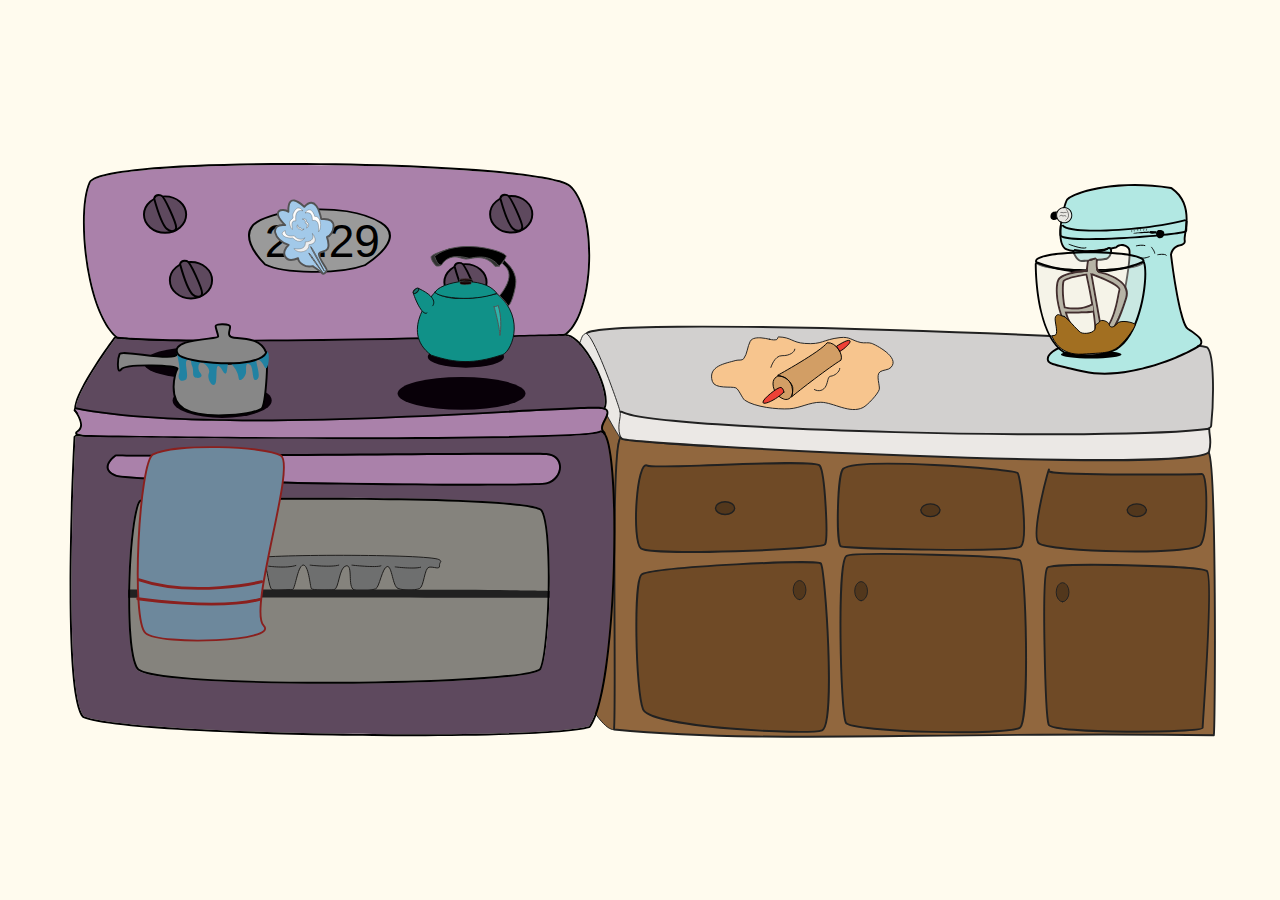
<file: kitchen.html>
<!DOCTYPE html>
<html lang="en">
<head>
    <meta charset="UTF-8">
    <meta http-equiv="X-UA-Compatible" content="IE=edge">
    <meta name="viewport" content="width=device-width, initial-scale=1.0">
    <link rel="stylesheet" href="style.css" />
    <title>Isabel's Kitchen</title>
</head>
<body>
   <div class="kitchen">
    <svg width="100%" height="100%" viewBox="0 0 600 300" version="1.1" xmlns="http://www.w3.org/2000/svg" xmlns:xlink="http://www.w3.org/1999/xlink" xml:space="preserve" xmlns:serif="http://www.serif.com/" style="fill-rule:evenodd;clip-rule:evenodd;stroke-linecap:round;stroke-linejoin:round;stroke-miterlimit:1.5;">
        <g id="Counter" transform="matrix(1,0,0,1,-2.5974,-74.4589)">
            <g transform="matrix(1,0,0,1,2.5974,74.4589)">
                <path d="M289.72,143.487C289.72,143.487 267.272,106.38 267.272,96.683C267.272,86.986 257.575,223.436 257.575,239.367C257.575,255.298 276.794,294.226 285.798,295.612C294.802,296.997 282.816,151.497 289.72,143.487Z" style="fill:rgb(139,99,60);stroke:rgb(33,33,33);stroke-width:0.5px;"/>
            </g>
            <g transform="matrix(0.97506,0,0,1,9.71214,74.4589)">
                <path d="M290.398,143.567C284.343,142.261 287.907,271.744 286.522,295.561C370.381,303.237 446.597,296.594 606.904,298.551C607.678,291.05 608.322,157.567 604.166,151.333C600.01,145.099 343.732,155.075 290.398,143.567Z" style="fill:rgb(145,103,62);stroke:rgb(33,33,33);stroke-width:1.01px;"/>
            </g>
            <g transform="matrix(0.963096,0,0,1,12.6364,74.4589)">
                <path d="M272.109,89.857C266.219,79.37 603.163,91.681 608.039,96.783C611.596,100.505 611.451,123.638 609.948,137.476C608.579,150.086 293.357,145.103 287.064,128.49C283.439,118.922 282.321,108.039 272.109,89.857Z" style="fill:rgb(210,208,207);stroke:rgb(33,33,33);stroke-width:1.02px;"/>
            </g>
            <g transform="matrix(0.965571,0,0,1,12.5096,74.4589)">
                <path d="M291.26,130.347C286.95,128.311 286.827,141.429 290.706,144.199C294.584,146.97 599.594,162.617 607.352,150.981C609.085,145.162 607.348,142.549 607.502,138.973C557.632,145.622 311.208,139.766 291.26,130.347Z" style="fill:rgb(235,232,229);stroke:rgb(33,33,33);stroke-width:1.02px;"/>
            </g>
            <g transform="matrix(1,0,0,1,2.5974,74.4589)">
                <path d="M289.597,129.792C290.358,133.596 287.935,136.442 289.597,142.537C291.26,148.632 265.384,102.018 268.541,94.329C270.284,90.085 269.784,90.523 271.455,89.396C274.954,87.037 289.043,127.022 289.597,129.792Z" style="fill:rgb(235,232,229);stroke:rgb(33,33,33);stroke-width:0.5px;"/>
            </g>
            <g transform="matrix(1,0,0,1,2.5974,74.4589)">
                <path d="M303.866,158.12C298.238,154.368 295.554,197.462 300.541,201.341C305.528,205.22 394.74,201.895 396.403,199.124C398.065,196.354 396.403,161.999 393.632,158.12C390.861,154.241 307.191,160.337 303.866,158.12Z" style="fill:rgb(111,74,38);stroke:rgb(33,33,33);stroke-width:1px;"/>
            </g>
            <g transform="matrix(1,0,0,1,2.5974,74.4589)">
                <path d="M405.822,159.782C402.772,162.363 401.944,199.124 404.714,200.233C407.485,201.341 494.48,203.557 498.359,200.233C502.238,196.908 498.359,164.215 496.697,161.999C495.034,159.782 413.026,153.687 405.822,159.782Z" style="fill:rgb(111,74,38);stroke:rgb(33,33,33);stroke-width:1px;"/>
            </g>
            <g transform="matrix(0.940967,0,0,1,32.5002,74.4589)">
                <path d="M513.32,160.891C514.629,154.348 502.792,194.137 507.779,198.57C512.766,203.003 593.666,205.22 597.545,199.124C601.424,193.029 601.424,162.553 598.099,162.553C594.775,162.553 512.766,163.661 513.32,160.891Z" style="fill:rgb(111,74,38);stroke:rgb(33,33,33);stroke-width:1.03px;"/>
            </g>
            <g transform="matrix(1,0,0,1,2.5974,74.4589)">
                <ellipse cx="344.316" cy="180.285" rx="4.987" ry="3.325" style="fill:rgb(82,55,28);stroke:rgb(33,33,33);stroke-width:0.7px;"/>
            </g>
            <g transform="matrix(1,0,0,1,217.039,75.5671)">
                <ellipse cx="344.316" cy="180.285" rx="4.987" ry="3.325" style="fill:rgb(82,55,28);stroke:rgb(33,33,33);stroke-width:0.7px;"/>
            </g>
            <g transform="matrix(1,0,0,1,109.541,75.5671)">
                <ellipse cx="344.316" cy="180.285" rx="4.987" ry="3.325" style="fill:rgb(82,55,28);stroke:rgb(33,33,33);stroke-width:0.7px;"/>
            </g>
            <g transform="matrix(1,0,0,1,2.5974,74.4589)">
                <path d="M301.095,214.639C296.415,216.687 297.722,275.624 301.601,285.044C305.48,294.463 387.639,298.751 394.842,295.981C402.046,293.21 396.403,211.315 394.186,209.098C391.97,206.882 309.961,210.761 301.095,214.639Z" style="fill:rgb(111,74,38);stroke:rgb(33,33,33);stroke-width:1px;"/>
            </g>
            <g transform="matrix(1,0,0,1,2.5974,74.4589)">
                <path d="M407.485,205.22C411.173,202.761 494.48,205.22 497.805,207.436C501.13,209.652 502.991,290.09 498.004,294.523C493.017,298.956 410.002,297.035 407.232,292.048C404.461,287.061 402.498,208.544 407.485,205.22Z" style="fill:rgb(111,74,38);stroke:rgb(33,33,33);stroke-width:1px;"/>
            </g>
            <g transform="matrix(0.960802,0,0,1,22.614,74.4589)">
                <path d="M512.212,211.315C514.442,208.341 594.775,210.207 598.653,212.977C602.532,215.748 596.402,291.903 596.402,294.673C596.402,297.444 514.563,297.939 512.9,292.952C511.238,287.965 508.887,215.748 512.212,211.315Z" style="fill:rgb(111,74,38);stroke:rgb(33,33,33);stroke-width:1.02px;"/>
            </g>
            <g transform="matrix(0.00135477,0.999999,-0.999999,0.00135477,565.519,-47.1499)">
                <ellipse cx="344.316" cy="180.285" rx="4.987" ry="3.325" style="fill:rgb(82,55,28);stroke:rgb(33,33,33);stroke-width:0.5px;"/>
            </g>
            <g transform="matrix(0.00135477,0.999999,-0.999999,0.00135477,597.578,-46.5825)">
                <ellipse cx="344.316" cy="180.285" rx="4.987" ry="3.325" style="fill:rgb(82,55,28);stroke:rgb(33,33,33);stroke-width:0.5px;"/>
            </g>
            <g transform="matrix(0.00135477,0.999999,-0.999999,0.00135477,702.512,-46.0151)">
                <ellipse cx="344.316" cy="180.285" rx="4.987" ry="3.325" style="fill:rgb(82,55,28);stroke:rgb(33,33,33);stroke-width:0.5px;"/>
            </g>
        </g>
        <g id="Muffins" transform="matrix(1,0,0,1,15.5151,0.226964)">
            <g transform="matrix(1,0,0,1,0,0.226964)">
                <path d="M90.348,212.875C90.348,212.875 92.527,205.067 97.429,205.431C102.332,205.794 105.781,207.973 106.871,211.241C107.96,214.509 92.527,215.78 90.348,212.875Z" style="fill:rgb(194,142,76);stroke:rgb(21,18,15);stroke-width:0.5px;"/>
            </g>
            <g transform="matrix(1,0,0,1,0,0.226964)">
                <path d="M111.592,211.422C111.592,211.422 115.949,203.252 119.944,205.431C123.939,207.609 128.478,208.88 129.204,210.696C129.93,212.512 116.857,216.87 111.592,211.422Z" style="fill:rgb(194,142,76);stroke:rgb(21,18,15);stroke-width:0.5px;"/>
            </g>
            <g transform="matrix(1,0,0,1,0,0.226964)">
                <path d="M134.107,212.875C134.107,212.875 131.746,206.883 141.188,205.794C150.63,204.704 152.152,210.577 151.174,211.604C147.543,215.417 137.012,215.962 134.107,212.875Z" style="fill:rgb(194,142,76);stroke:rgb(21,18,15);stroke-width:0.5px;"/>
            </g>
            <g transform="matrix(1,0,0,1,0,0.226964)">
                <path d="M155.35,212.149C155.35,212.149 157.711,205.794 163.34,206.157C168.968,206.52 172.055,211.241 172.418,213.42C172.781,215.599 156.621,215.054 155.35,212.149Z" style="fill:rgb(194,142,76);stroke:rgb(21,18,15);stroke-width:0.5px;"/>
            </g>
            <g transform="matrix(1.40778,0,0,1.58254,-38.4117,-121.709)">
                <path d="M94.851,209.316L95.505,210.624L94.197,210.624L94.851,209.316Z" style="fill:rgb(110,67,12);"/>
            </g>
            <g transform="matrix(1.2272,-1.20138,1.17564,1.20091,-266.144,76.2268)">
                <path d="M97.518,206.983L98.076,208.024L96.961,208.024L97.518,206.983Z" style="fill:rgb(110,67,12);"/>
            </g>
            <g transform="matrix(1.18218,0.486494,-0.548027,1.3317,96.8694,-119.024)">
                <path d="M102.204,209.958L102.762,211.445L101.646,211.445L102.204,209.958Z" style="fill:rgb(110,67,12);"/>
            </g>
            <g transform="matrix(1.48356,0,0,1.30118,-47.2455,-63.6121)">
                <path d="M98.374,211.966L99.043,213.23L97.704,213.23L98.374,211.966Z" style="fill:rgb(110,67,12);"/>
            </g>
            <g transform="matrix(1.58685,0.422343,-0.349506,1.31319,12.8369,-107.513)">
                <path d="M101.311,207.206L101.795,208.545L100.828,208.545L101.311,207.206Z" style="fill:rgb(110,67,12);"/>
            </g>
            <g transform="matrix(1.60487,-0.381803,0.380605,1.59983,-136.098,-91.3251)">
                <path d="M92.312,211.296L92.796,212.561L91.829,212.561L92.312,211.296Z" style="fill:rgb(110,67,12);"/>
            </g>
            <g transform="matrix(1.67817,0.29945,-0.314623,1.7632,-14.7128,-192.182)">
                <path d="M117.896,205.942L118.38,207.206L117.413,207.206L117.896,205.942Z" style="fill:rgb(110,67,12);"/>
            </g>
            <g transform="matrix(1.50559,0.537466,-0.50629,1.41826,43.5537,-153.31)">
                <path d="M123.623,208.545L124.106,209.735L123.139,209.735L123.623,208.545Z" style="fill:rgb(110,67,12);"/>
            </g>
            <g transform="matrix(1.50665,-0.553847,0.593553,1.61466,-183.642,-64.5857)">
                <path d="M116.334,210.181L116.743,211.222L115.925,211.222L116.334,210.181Z" style="fill:rgb(110,67,12);"/>
            </g>
            <g transform="matrix(1.37611,0.578648,-0.599316,1.42526,82.9731,-161.333)">
                <path d="M120.983,212.635L121.652,213.899L120.313,213.899L120.983,212.635Z" style="fill:rgb(110,67,12);"/>
            </g>
            <g transform="matrix(1.70391,-0.528798,0.477709,1.53929,-190.75,-46.1895)">
                <path d="M127.527,209.883L127.899,211.222L127.155,211.222L127.527,209.883Z" style="fill:rgb(110,67,12);"/>
            </g>
            <g transform="matrix(1.62301,-0.314856,0.296165,1.52666,-132.732,-73.9465)">
                <path d="M114.029,208.916L114.512,210.255L113.545,210.255L114.029,208.916Z" style="fill:rgb(110,67,12);"/>
            </g>
            <g transform="matrix(1.29867,0,0,1.7168,-35.556,-149.738)">
                <path d="M119.495,209.214L119.941,210.33L119.049,210.33L119.495,209.214Z" style="fill:rgb(110,67,12);"/>
            </g>
            <g transform="matrix(1.512,0,0,1.576,-72.0719,-119.852)">
                <path d="M140.171,207.28L140.765,208.47L139.576,208.47L140.171,207.28Z" style="fill:rgb(110,67,12);"/>
            </g>
            <g transform="matrix(1.44353,0.410929,-0.469702,1.64999,33.0185,-194.899)">
                <path d="M145.748,208.545L146.343,209.735L145.153,209.735L145.748,208.545Z" style="fill:rgb(110,67,12);"/>
            </g>
            <g transform="matrix(1.97042,0.836299,-0.580063,1.3667,-10.9196,-192.04)">
                <path d="M137.902,210.553L138.386,211.891L137.419,211.891L137.902,210.553Z" style="fill:rgb(110,67,12);"/>
            </g>
            <g transform="matrix(2.024,0,0,1.84114,-147.114,-179.192)">
                <path d="M143.145,212.263L143.666,213.304L142.625,213.304L143.145,212.263Z" style="fill:rgb(110,67,12);"/>
            </g>
            <g transform="matrix(1.35163,0.369634,-0.337071,1.23255,17.7865,-104.043)">
                <path d="M150.173,209.511L150.806,211.148L149.541,211.148L150.173,209.511Z" style="fill:rgb(110,67,12);"/>
            </g>
            <g transform="matrix(1.17315,-0.650071,0.852022,1.5376,-201.239,-16.2248)">
                <path d="M145.005,206.239L145.6,207.206L144.41,207.206L145.005,206.239Z" style="fill:rgb(110,67,12);"/>
            </g>
            <g transform="matrix(1.46002,0.535786,-0.511537,1.39394,42.9426,-154.55)">
                <path d="M137.01,207.429L137.419,208.842L136.601,208.842L137.01,207.429Z" style="fill:rgb(110,67,12);"/>
            </g>
            <g transform="matrix(1.48356,0,0,1.58514,-78.605,-121.758)">
                <path d="M161.887,208.47L162.556,209.511L161.218,209.511L161.887,208.47Z" style="fill:rgb(110,67,12);"/>
            </g>
            <g transform="matrix(1.4347,0.374988,-0.350007,1.33912,0.675336,-134.034)">
                <path d="M166.349,208.768L166.87,210.032L165.829,210.032L166.349,208.768Z" style="fill:rgb(110,67,12);"/>
            </g>
            <g transform="matrix(1.63909,-0.657714,0.651249,1.62298,-245.672,-22.2877)">
                <path d="M167.205,211.743L167.762,212.858L166.647,212.858L167.205,211.743Z" style="fill:rgb(110,67,12);"/>
            </g>
            <g transform="matrix(1.24035,-0.353977,0.476536,1.6698,-138.757,-85.5205)">
                <path d="M158.763,210.553L159.358,211.817L158.168,211.817L158.763,210.553Z" style="fill:rgb(110,67,12);"/>
            </g>
            <g transform="matrix(1.64256,0.238243,-0.285082,1.9655,-43.8407,-244.778)">
                <path d="M163.374,212.486L163.895,213.602L162.854,213.602L163.374,212.486Z" style="fill:rgb(110,67,12);"/>
            </g>
            <g transform="matrix(1.28239,-0.385619,0.537771,1.78837,-157.216,-99.6551)">
                <path d="M162.779,206.388L163.151,207.355L162.408,207.355L162.779,206.388Z" style="fill:rgb(110,67,12);"/>
            </g>
            <g transform="matrix(2.4321,0.709363,-0.382359,1.31095,-165.301,-187.542)">
                <path d="M171.778,211.668L172.076,213.156L171.481,213.156L171.778,211.668Z" style="fill:rgb(110,67,12);"/>
            </g>
        </g>
        <g id="Oven" transform="matrix(1,0,0,1,-2.5974,-74.4589)">
            <g transform="matrix(1,0,0,1,18.1125,74.4589)">
                <path d="M82.1,206.594C85.469,204.187 174.169,204.151 179.711,207.046C181.901,208.189 179.893,208.135 180.075,210.314C180.256,212.493 177.169,210.677 174.628,211.04C172.086,211.404 172.09,221.306 169.548,222.214C167.006,223.121 161.373,223.206 158.468,222.116C155.563,221.027 155.381,210.314 152.839,210.677C150.297,211.04 148.663,221.753 146.847,222.298C145.031,222.843 139.221,224.295 135.59,222.843C131.958,221.39 135.227,209.588 131.414,210.314C127.601,211.04 127.786,222.59 125.063,222.771C122.339,222.953 113.801,223.206 113.256,222.116C112.712,221.027 111.804,209.225 108.899,209.951C105.994,210.677 104.904,223.126 103.27,222.763C101.636,222.399 94.373,223.569 92.739,222.661C91.105,221.753 90.378,210.859 89.107,210.859C87.836,210.859 83.598,211.328 83.416,210.42C83.235,209.512 80.829,207.502 82.1,206.594Z" style="fill:rgb(205,207,207);stroke:rgb(21,18,15);stroke-width:0.5px;"/>
            </g>
            <g transform="matrix(1,0,0,1,18.1125,74.4589)">
                <path d="M91.074,210.515C91.074,210.515 100.334,211.786 105.237,210.151" style="fill:none;stroke:rgb(21,18,15);stroke-width:0.5px;"/>
            </g>
            <g transform="matrix(1,0,0,1,18.1125,74.4589)">
                <path d="M112.681,209.97C112.681,209.97 123.575,211.241 127.57,209.97" style="fill:none;stroke:rgb(21,18,15);stroke-width:0.5px;"/>
            </g>
            <g transform="matrix(1,0,0,1,18.1125,74.4589)">
                <path d="M134.47,209.97C134.47,209.97 147.18,211.422 149.54,210.333" style="fill:none;stroke:rgb(21,18,15);stroke-width:0.5px;"/>
            </g>
            <g transform="matrix(1,0,0,1,18.1125,74.4589)">
                <path d="M156.985,210.878C156.985,210.878 166.789,212.149 170.239,211.059" style="fill:none;stroke:rgb(21,18,15);stroke-width:0.5px;"/>
            </g>
            <g transform="matrix(1,0,0,1,2.5974,74.4589)">
                <path d="M38.569,174.322C38.569,174.322 239.103,171.498 248.787,178.357C258.471,185.216 249.998,261.072 249.594,266.721C249.191,272.37 56.726,276.405 38.973,265.107C21.219,253.809 34.938,178.357 38.569,174.322Z" style="fill:rgb(33,33,33);fill-opacity:0.55;"/>
            </g>
            <g transform="matrix(1,0,0,1,2.5974,74.4589)">
                <path d="M33.544,222.737C33.544,222.737 249.515,222.383 253.061,223.446C256.607,224.51 256.962,226.993 253.416,226.993C249.869,226.993 40.991,226.638 33.189,226.993C29.923,227.141 31.416,226.283 33.544,222.737Z" style="fill:rgb(33,33,33);"/>
            </g>
            <g transform="matrix(1,0,0,1,-0.865801,-137.894)">
                <path d="M31.626,303.579C31.626,303.579 225.733,316.607 264.58,301.536C279.233,290.164 280.928,238.188 266.624,225.247C252.319,212.305 24.133,208.899 17.322,223.203C10.51,237.507 15.232,290.58 31.626,303.579Z" style="fill:rgb(170,129,170);"/>
                <path d="M31.005,304.363L31.559,304.577C31.559,304.577 126.721,310.963 197.149,309.623C227.472,309.046 253.228,307.012 264.942,302.468L265.193,302.326C268.243,299.959 270.781,295.919 272.726,290.835C275.566,283.415 277.176,273.749 277.46,264.009C277.744,254.271 276.701,244.462 274.264,236.757C272.597,231.488 270.265,227.193 267.294,224.505C266.308,223.613 264.395,222.727 261.644,221.921C257.779,220.789 252.185,219.747 245.248,218.809C199.369,212.606 94.341,210.849 44.395,215.685C33.36,216.753 24.989,218.156 20.486,219.884C18.248,220.743 16.898,221.767 16.419,222.773C12.28,231.465 12.269,254.291 16.57,274.004C19.459,287.244 24.314,299.058 31.005,304.363ZM31.626,303.579C31.626,303.579 225.733,316.607 264.58,301.536C279.233,290.164 280.928,238.188 266.624,225.247C252.319,212.305 24.133,208.899 17.322,223.203C10.51,237.507 15.232,290.58 31.626,303.579Z"/>
            </g>
            <g transform="matrix(1,0,0,1,-0.865801,-137.894)">
                <path d="M30.264,304.26C30.264,304.26 8.467,333.55 9.829,341.724C11.191,349.897 274.797,347.854 282.971,342.405C291.145,336.956 274.116,302.898 264.58,302.898C255.044,302.898 71.586,308.69 30.264,304.26Z" style="fill:rgb(94,73,94);"/>
                <path d="M30.37,303.266L29.461,303.663C29.461,303.663 18.727,318.091 12.755,329.565C11.191,332.57 9.953,335.377 9.299,337.683C8.824,339.358 8.66,340.794 8.843,341.888C8.897,342.216 9.075,342.568 9.462,342.883C9.757,343.124 10.232,343.375 10.894,343.602C14.372,344.793 24.094,345.75 37.923,346.455C92.703,349.246 212.52,348.409 261.605,345.729C270.24,345.258 276.697,344.728 280.246,344.152C281.972,343.873 283.078,343.535 283.526,343.237C285.062,342.213 285.913,340.364 286.09,337.921C286.325,334.691 285.392,330.348 283.713,325.798C280.819,317.956 275.728,309.487 270.942,305.105C268.705,303.057 266.49,301.898 264.58,301.898C255.048,301.898 71.674,307.693 30.37,303.266ZM30.264,304.26C30.264,304.26 8.467,333.55 9.829,341.724C11.191,349.897 274.797,347.854 282.971,342.405C291.145,336.956 274.116,302.898 264.58,302.898C255.044,302.898 71.586,308.69 30.264,304.26Z"/>
            </g>
            <g transform="matrix(1,0,0,1,-0.865801,-137.894)">
                <path d="M9.148,341.043C9.148,341.043 16.547,349.867 10.51,353.303C1.106,358.655 292.421,359.812 284.333,353.303C279.769,349.629 290.591,342.063 283.652,341.043C269.543,338.967 84.638,356.363 9.148,341.043Z" style="fill:rgb(170,129,170);"/>
                <path d="M9.347,340.062L8.382,341.685C8.382,341.685 10.892,344.664 11.669,347.747C12.112,349.508 11.958,351.329 10.016,352.434C9.415,352.776 9.283,353.236 9.287,353.569C9.292,353.92 9.524,354.528 10.443,354.864C12.66,355.676 22.044,356.41 36.112,356.982C98.713,359.53 255.056,359.531 280.979,355.709C282.489,355.487 283.583,355.243 284.227,354.995C284.665,354.827 284.956,354.629 285.126,354.454C285.46,354.108 285.54,353.736 285.484,353.38C285.442,353.11 285.305,352.801 284.96,352.524C283.965,351.723 284.066,350.649 284.434,349.543C284.93,348.048 285.914,346.488 286.494,345.135C287.134,343.642 287.244,342.326 286.559,341.398C286.111,340.792 285.276,340.271 283.798,340.053C269.691,337.978 84.822,355.38 9.347,340.062ZM9.148,341.043C9.148,341.043 16.547,349.867 10.51,353.303C1.106,358.655 292.421,359.812 284.333,353.303C279.769,349.629 290.591,342.063 283.652,341.043C269.543,338.967 84.638,356.363 9.148,341.043Z"/>
            </g>
            <g transform="matrix(1,0,0,1,-3.59041,-137.894)">
                <path d="M12.196,355.347C12.196,355.347 5.346,486.35 16.349,500.869C36.631,510.545 251.403,513.875 279.611,506.2C294.511,486.114 296.237,348.624 285.338,353.392C274.44,358.16 69.413,356.783 12.196,355.347ZM46.254,388.131C46.254,388.131 249.237,384.044 255.367,393.58C261.498,403.116 259.454,467.825 254.686,476.68C249.918,485.535 52.384,487.579 44.21,476.68C36.036,465.782 40.123,387.449 46.254,388.131Z" style="fill:rgb(94,73,94);"/>
                <path d="M12.221,354.347L11.197,355.294C11.197,355.294 7.839,419.541 9.6,463.074C10.055,474.313 10.853,484.178 12.132,491.216C13.019,496.094 14.172,499.653 15.552,501.473L15.918,501.771C22.041,504.693 45.774,507.092 76.774,508.737C148.762,512.557 260.097,512.545 279.874,507.165L280.414,506.796C284.045,501.902 286.963,490.159 289.06,475.179C293.893,440.661 294.62,388.825 291.348,365.386C290.751,361.11 290.015,357.761 289.158,355.601C288.668,354.367 288.117,353.488 287.553,352.973C286.737,352.227 285.86,352.072 284.937,352.476C284.33,352.741 283.069,352.967 281.232,353.192C276.634,353.758 268.647,354.208 258.205,354.564C198.322,356.607 57.984,355.496 12.221,354.347ZM12.196,355.347C12.196,355.347 5.346,486.35 16.349,500.869C36.631,510.545 251.403,513.875 279.611,506.2C294.511,486.114 296.237,348.624 285.338,353.392C274.44,358.16 69.413,356.783 12.196,355.347ZM46.254,388.131C46.254,388.131 249.237,384.044 255.367,393.58C261.498,403.116 259.454,467.825 254.686,476.68C249.918,485.535 52.384,487.579 44.21,476.68C36.036,465.782 40.123,387.449 46.254,388.131ZM46.247,389.129L46.274,389.13C46.274,389.13 176.12,386.514 231.196,390.349C240.746,391.014 248.028,391.865 251.954,392.969C252.731,393.188 253.367,393.414 253.85,393.653C254.171,393.813 254.414,393.947 254.526,394.121C255.46,395.573 256.159,398.38 256.716,402.088C257.587,407.897 258.039,415.847 258.149,424.413C258.343,439.441 257.485,456.361 255.974,466.976C255.348,471.38 254.634,474.669 253.806,476.206C253.703,476.396 253.411,476.522 253.022,476.702C252.089,477.131 250.658,477.533 248.789,477.922C241.181,479.508 226.615,480.764 208.617,481.646C160.495,484.005 87.903,483.659 57.865,479.523C53.433,478.913 49.942,478.224 47.616,477.443C46.301,477.001 45.392,476.589 45.01,476.08C43.108,473.545 41.968,467.227 41.299,459.123C39.695,439.702 41.149,410.2 43.884,396.224C44.448,393.34 45.054,391.139 45.714,389.871C45.883,389.546 46.173,389.212 46.247,389.129Z"/>
            </g>
            <g transform="matrix(1,0,0,1,-0.865801,-137.894)">
                <path d="M30.587,365.653C30.587,365.653 21.732,371.783 30.587,375.189C39.442,378.594 246.512,381.319 254.686,379.276C262.86,377.232 264.222,365.653 254.686,364.971C245.15,364.29 55.109,366.334 30.587,365.653Z" style="fill:rgb(170,129,170);"/>
                <path d="M30.615,364.653L30.018,364.83C30.018,364.83 28.327,366.001 27.076,367.632C26.139,368.854 25.481,370.326 25.693,371.771C25.914,373.285 27.069,374.907 30.228,376.122C32.021,376.812 41.838,377.516 56.468,378.117C114.356,380.496 248.38,381.883 254.929,380.246C260.43,378.87 263.123,373.605 262.132,369.479C261.457,366.666 259.132,364.286 254.758,363.974C245.22,363.293 55.141,365.334 30.615,364.653ZM30.587,365.653C30.587,365.653 21.732,371.783 30.587,375.189C39.442,378.594 246.512,381.319 254.686,379.276C262.86,377.232 264.222,365.653 254.686,364.971C245.15,364.29 55.109,366.334 30.587,365.653Z"/>
            </g>
            <g transform="matrix(1,0,0,1,-0.865801,-141.731)">
                <ellipse cx="72.819" cy="320.696" rx="27.927" ry="8.174" style="fill:rgb(8,0,8);"/>
            </g>
            <g transform="matrix(1,0,0,1,-2.2608,-142.079)">
                <ellipse cx="87.237" cy="340.755" rx="25.808" ry="9.068" style="fill:rgb(8,0,8);"/>
            </g>
            <g transform="matrix(1,0,0,1,-17.9546,-122.898)">
                <ellipse cx="227.609" cy="317.912" rx="33.306" ry="8.544" style="fill:rgb(8,0,8);"/>
            </g>
            <g transform="matrix(1,0,0,1,-0.865801,-137.894)">
                <ellipse cx="212.787" cy="313.901" rx="19.879" ry="5.58" style="fill:rgb(8,0,8);"/>
            </g>
            <g transform="matrix(0.769631,0,0,0.755621,18.4325,78.7631)">
                <ellipse cx="47.81" cy="30.519" rx="14.286" ry="12.554" style="fill:rgb(94,73,94);stroke:black;stroke-width:1.31px;"/>
            </g>
            <g transform="matrix(0.769631,0,0,0.755621,18.4325,78.7631)">
                <path d="M40.421,19.407C40.421,19.407 45.162,36.697 48.932,40.331C51.218,42.534 55.35,42.662 55.316,39.267C55.286,36.343 47.479,17.827 45.031,17.28C43.003,16.826 41.13,16.925 40.421,19.407Z" style="fill:rgb(94,73,94);stroke:black;stroke-width:1.31px;"/>
            </g>
            <g transform="matrix(0.769631,0,0,0.755621,31.9306,112.985)">
                <ellipse cx="47.81" cy="30.519" rx="14.286" ry="12.554" style="fill:rgb(94,73,94);stroke:black;stroke-width:1.31px;"/>
            </g>
            <g transform="matrix(0.769631,0,0,0.755621,31.9306,112.985)">
                <path d="M40.421,19.407C40.421,19.407 45.162,36.697 48.932,40.331C51.218,42.534 55.35,42.662 55.316,39.267C55.286,36.343 47.479,17.827 45.031,17.28C43.003,16.826 41.13,16.925 40.421,19.407Z" style="fill:rgb(94,73,94);stroke:black;stroke-width:1.31px;"/>
            </g>
            <g transform="matrix(0.769631,0,0,0.755621,198.718,78.6301)">
                <ellipse cx="47.81" cy="30.519" rx="14.286" ry="12.554" style="fill:rgb(94,73,94);stroke:black;stroke-width:1.31px;"/>
            </g>
            <g transform="matrix(0.769631,0,0,0.755621,198.718,78.6301)">
                <path d="M40.421,19.407C40.421,19.407 45.162,36.697 48.932,40.331C51.218,42.534 55.35,42.662 55.316,39.267C55.286,36.343 47.479,17.827 45.031,17.28C43.003,16.826 41.13,16.925 40.421,19.407Z" style="fill:rgb(94,73,94);stroke:black;stroke-width:1.31px;"/>
            </g>
            <g transform="matrix(0.769631,0,0,0.755621,174.892,114.093)">
                <ellipse cx="47.81" cy="30.519" rx="14.286" ry="12.554" style="fill:rgb(94,73,94);stroke:black;stroke-width:1.31px;"/>
            </g>
            <g transform="matrix(0.769631,0,0,0.755621,174.892,114.093)">
                <path d="M40.421,19.407C40.421,19.407 45.162,36.697 48.932,40.331C51.218,42.534 55.35,42.662 55.316,39.267C55.286,36.343 47.479,17.827 45.031,17.28C43.003,16.826 41.13,16.925 40.421,19.407Z" style="fill:rgb(94,73,94);stroke:black;stroke-width:1.31px;"/>
            </g>
            <g transform="matrix(1,0,0,1,3.4632,73.5931)">
                <path d="M45.497,153.142C56.198,147.381 103.679,148.709 111.991,153.696C120.303,158.683 94.813,234.042 103.125,242.354C111.437,250.666 49.376,252.882 41.619,246.233C33.861,239.584 38.294,157.021 45.497,153.142Z" style="fill:rgb(109,136,156);stroke:rgb(138,32,30);stroke-width:1px;"/>
            </g>
            <g transform="matrix(1,0,0,1,3.4632,73.5931)">
                <path d="M37.563,228.324C37.563,228.324 78.7,234.353 101.042,228.679" style="fill:none;stroke:rgb(138,32,30);stroke-width:1.5px;"/>
            </g>
            <g transform="matrix(1,0,0,1,3.4632,73.5931)">
                <path d="M102.106,219.458C102.106,219.458 65.933,227.969 37.917,218.394" style="fill:none;stroke:rgb(138,32,30);stroke-width:1.5px;"/>
            </g>
            <g transform="matrix(1.2032,0,0,1,-24.1908,74.4589)">
                <path d="M103.654,33.55C109.098,24.914 143.261,19.618 159.493,31.662C166.072,36.543 164.563,44.121 152.442,53.818C140.849,58.907 116.89,57.966 109.328,53.422C103.619,46.413 100.389,38.729 103.654,33.55Z" style="fill:rgb(154,154,154);stroke:black;stroke-width:0.9px;"/>
            </g>
        </g>
        <g id="Pot">
            <path d="M59.048,99.49C58.053,90.54 100.607,94.641 104.07,97.412C107.533,100.182 104.665,124.581 103.377,127.796C101.9,131.484 72.639,134.51 62.511,128.58C54.055,123.629 57.663,109.879 59.048,107.801C60.434,105.723 32.063,104.872 29.793,107.993C27.524,111.114 27.807,102.603 28.942,100.049C30.077,97.496 59.649,104.888 59.048,99.49Z" style="fill:rgb(135,135,135);stroke:black;stroke-width:1px;"/>
            <path d="M59.048,99.49C63.035,103.824 96.049,109.761 105.371,99.085" style="fill:none;stroke:black;stroke-width:1px;"/>
        </g>
        <g transform="matrix(1,0,0,1,0,2.2079)">
            <g id="Drips">
                <path d="M58.551,96.746C58.551,96.746 60.97,105.507 59.948,108.11C58.925,110.713 60.979,112.819 63.303,111.239C65.627,109.658 61.904,101.069 64.507,100.883C67.11,100.697 65.695,101.485 66.718,104.088C67.74,106.691 66.71,108.828 67.919,109.757C69.128,110.687 73.175,110.391 71.036,107.695C68.898,104.999 70.45,101.892 71.751,102.171C73.053,102.45 76.531,105.203 75.431,107.831C74.388,110.324 76.818,114.844 78.492,113.729C80.165,112.613 78.622,103.228 80.481,104.065C82.34,104.901 82.998,108.289 84.206,108.01C85.415,107.731 84.567,101.338 86.519,102.639C88.472,103.941 90.672,107.299 90.951,110.273C91.23,113.248 94.836,109.648 94.836,107.045C94.836,104.442 94.528,101.971 96.759,103.273C98.99,104.574 97.6,112.963 100.482,111.104C103.364,109.245 98.562,100.221 100.793,100.686C103.024,101.151 103.588,103.298 104.63,104.798C106.618,107.659 107.624,95.141 105.471,96.795C97.502,102.915 78.808,104.275 58.551,96.746Z" style="fill:rgb(33,130,162);"/>
            </g>
        </g>
        <g id="PotLid">
            <path d="M59.299,100.049C62.006,104.667 101.3,108.314 105.3,99.314C102.56,91.476 92.492,91.911 88.52,91.538C84.321,91.144 86.534,87.566 86.534,85.864C86.534,84.162 78.963,84.059 78.963,85.478C78.963,86.896 80.307,89.579 80.307,90.998C80.307,92.416 54.476,91.822 59.299,100.049Z" style="fill:rgb(135,135,135);stroke:black;stroke-width:1px;"/>
        </g>
        <g transform="matrix(1,0,0,1,-6.24925,-1.08458)">
            <g id="Time">
                <text id="clock" x="110.746px" y="50.618px" style="font-family:'Bahnschrift', sans-serif;font-size:24px;">0<tspan x="123.519px 136.058px 140.793px 153.566px " y="50.618px 50.618px 50.618px 50.618px ">0:00</tspan></text>
            </g>
        </g>
        <g id="TeaKettle" transform="matrix(0.82026,0,0,0.82026,37.2004,15.8224)">
            <path d="M190.034,63.607C190.034,63.607 166.721,87.697 187.829,103.358C203.288,108.601 214.903,108.975 232.087,103.358C237.988,103.131 248.882,80.434 229.59,64.32C220.966,66.136 201.383,70.643 190.034,63.607Z" style="fill:rgb(16,145,136);stroke:rgb(11,18,17);stroke-width:0.61px;"/>
            <path d="M190.428,63.059C188.64,65.94 211.926,70.467 229.502,64.076C224.854,57.685 215.267,56.813 210.038,56.523C204.796,56.231 193.043,58.847 190.428,63.059Z" style="fill:rgb(16,145,136);stroke:rgb(11,18,17);stroke-width:0.61px;"/>
            <g transform="matrix(1,0,0,1,0.0913877,-0.213238)">
                <ellipse cx="209.597" cy="55.431" rx="3.914" ry="0.564" style="fill:rgb(28,0,0);stroke:rgb(83,83,83);stroke-width:0.24px;"/>
            </g>
            <path d="M205.744,55.385L205.774,56.542C205.774,56.542 212.08,57.365 213.756,56.482C213.786,55.72 213.725,55.202 213.725,55.202C213.725,55.202 209.003,56.36 205.744,55.385Z" style="fill:rgb(9,0,0);stroke:rgb(83,83,83);stroke-width:0.24px;"/>
            <path d="M188.737,72.037C188.737,72.037 193.503,67.497 180.112,61.142C176.947,61.016 176.883,62.761 176.481,63.639C176.182,64.291 181.928,79.299 185.105,76.576" style="fill:rgb(16,145,136);stroke:rgb(11,18,17);stroke-width:0.61px;"/>
            <g transform="matrix(0.695522,-0.64202,0.646873,0.700779,12.5719,133.129)">
                <ellipse cx="179.133" cy="63.317" rx="2.371" ry="1.116" style="fill:rgb(23,115,109);stroke:rgb(11,18,17);stroke-width:0.64px;"/>
            </g>
            <path d="M206.14,56.542L206.079,58.096C206.079,58.096 207.785,59.132 213.177,58.218C213.116,57.395 213.207,56.695 213.207,56.695C213.207,56.695 208.242,57.335 206.14,56.542Z" style="fill:rgb(20,0,0);stroke:rgb(83,83,83);stroke-width:0.24px;"/>
            <path d="M231.254,65.622C233.513,68.089 234.934,69.227 236.367,71.665C237.74,74.002 242.215,60.186 241.48,55.164C240.771,50.321 238.575,47.378 234.159,43.079C233.627,43.881 233.434,44.159 233.113,44.938C232.183,45.984 244.153,49.523 231.254,65.622Z" style="stroke:rgb(83,83,83);stroke-width:0.61px;"/>
            <path d="M199.218,35.948C198.483,36.06 188.137,39.22 187.765,40.856C187.393,42.493 190.294,46.509 191.186,46.732C192.079,46.955 192.971,46.732 193.789,46.36C194.607,45.988 195.351,41.526 202.268,40.708C205.133,41.004 207.251,42.046 209.779,42.344C212.308,42.641 221.701,38.036 228.298,46.955C229.771,47.168 230.537,46.806 231.057,46.806C231.578,46.806 225.054,32.006 199.218,35.948Z" style="fill:rgb(50,50,50);stroke:rgb(83,83,83);stroke-width:0.61px;"/>
            <path d="M230.871,46.732C230.871,46.732 234.218,43.683 235.334,40.708C236.449,37.733 205.258,28.139 189.967,40.559C191.707,45.988 193.417,46.062 194.161,46.137C194.905,46.211 197.21,37.733 211.862,41.898C215.283,41.451 224.669,38.551 230.871,46.732Z" style="stroke:rgb(78,78,78);stroke-width:0.61px;"/>
            <path d="M227.781,72.621C227.781,72.621 231.222,85.037 231.422,90.848C232.269,86.427 232.405,78.123 230.266,71.627C229.863,72.097 229.369,72.394 227.781,72.621Z" style="fill:rgb(47,179,170);stroke:rgb(83,83,83);stroke-width:0.61px;"/>
        </g>
        <g id="Steam" transform="matrix(1.2718,0,0,1.2718,-49.6572,-16.1189)">
            <g transform="matrix(1,0,0,1,-1.73533,-2.97486)">
                <path d="M185.747,67.645C185.986,67.024 181.854,62.198 182.598,60.793C183.342,59.388 188.217,61.206 185.821,54.1C188.383,53.521 191.275,45.919 183.507,46.745C182.846,43.605 180.946,36.994 176.566,41.704C175.657,40.961 169.707,35.094 170.038,43.77C167.807,42.136 162.353,42.944 168.716,49.224C162.187,48.398 163.923,55.504 170.12,57.322C166.815,60.049 168.137,65.173 174.004,62.776C174.151,64.531 176.814,66.825 179.954,65.999C181.441,66.991 183.248,68.141 183.826,68.884C184.405,69.628 185.334,68.72 185.747,67.645Z" style="fill:rgb(162,201,233);stroke:rgb(83,83,83);stroke-width:0.79px;"/>
            </g>
            <g transform="matrix(0.644929,0,0,0.929998,58.4703,-0.906106)">
                <path d="M179.23,44.31C179.761,44.383 176.739,41.792 174.464,44.148C172.19,46.503 173.436,46.693 173.273,47.397C173.111,48.101 170.944,48.399 171.026,49.644C171.107,50.89 172.271,52.65 172.813,52.569C173.354,52.487 170.728,48.426 175.06,48.832C174.708,46.964 174.681,43.687 179.23,44.31Z" style="fill:rgb(253,253,253);stroke:rgb(83,83,83);stroke-width:0.2px;"/>
            </g>
            <g transform="matrix(0.798609,0,0,1.10002,34.2432,-10.3268)">
                <path d="M176.577,46.828C176.071,46.887 179.393,43.579 181.369,48.182C184.294,47.776 185.431,52.163 183.346,53.923C183.319,52.271 183.86,49.238 180.178,49.671C180.097,47.749 179.582,46.476 176.577,46.828Z" style="fill:white;stroke:rgb(83,83,83);stroke-width:0.16px;"/>
            </g>
            <g transform="matrix(0.383522,0.158496,-0.149229,0.361098,113.449,-1.10007)">
                <path d="M176.577,46.828C176.071,46.887 179.393,43.579 181.369,48.182C184.294,47.776 185.431,52.163 183.346,53.923C183.319,52.271 183.86,49.238 180.178,49.671C180.097,47.749 179.582,46.476 176.577,46.828Z" style="fill:white;stroke:rgb(83,83,83);stroke-width:0.39px;"/>
            </g>
            <g transform="matrix(-0.3153,0.0533373,-0.0515884,-0.304961,232.676,52.7692)">
                <path d="M176.577,46.828C176.071,46.887 179.393,43.579 181.369,48.182C184.294,47.776 185.431,52.163 183.346,53.923C183.319,52.271 183.86,49.238 180.178,49.671C180.097,47.749 179.582,46.476 176.577,46.828Z" style="fill:white;stroke:rgb(83,83,83);stroke-width:0.5px;"/>
            </g>
            <g transform="matrix(0.972016,0,0,0.881833,2.19778,5.25184)">
                <path d="M181.071,50.538C180.959,50.214 184.483,54.952 179.528,55.547C179.988,58.688 175.223,60.286 173.192,57.416C176.712,57.984 178.174,56.874 178.012,54.275C180.963,54.22 181.694,52.325 181.071,50.538Z" style="fill:rgb(238,239,240);stroke:rgb(83,83,83);stroke-width:0.17px;"/>
            </g>
            <g transform="matrix(1.00158,0,0,0.5949,-3.42059,18.8046)">
                <path d="M178.093,55.033C178.438,54.441 176.36,60.313 173.219,54.952C169.997,55.574 167.235,51.783 170.186,49.888C169.997,53.164 171.621,54.112 173.869,53.462C174.627,55.872 177.145,56.657 178.093,55.033Z" style="fill:rgb(251,251,251);stroke:rgb(83,83,83);stroke-width:0.19px;"/>
            </g>
            <g transform="matrix(0.944976,0,0,0.929898,8.12373,1.09306)">
                <path d="M184.982,68.659C184.982,68.659 178.932,58.42 179.186,58.039C179.44,57.658 184.601,67.812 184.982,68.659Z" style="fill:none;stroke:rgb(83,83,83);stroke-width:0.42px;"/>
            </g>
            <g transform="matrix(1,0,0,1,-1.73533,-2.97486)">
                <path d="M184.136,68.743C184.136,68.743 178.086,60.874 178.424,60.662C178.763,60.451 183.797,68.32 184.136,68.743Z" style="fill:none;stroke:rgb(83,83,83);stroke-width:0.39px;"/>
            </g>
        </g>
        <g id="Dough">
            <path d="M367.395,92.302C365.96,91.995 364.515,91.686 363.051,91.59C361.448,91.486 358.427,91.473 357.419,93.36C355.895,96.21 355.953,99.853 354.014,102.438C353.177,103.554 351.268,102.954 349.929,103.346C344.637,104.895 335.171,106.144 337.673,114.241C338.965,118.423 347.584,116.677 349.929,117.645C351.333,118.225 353.387,123.246 354.468,124C359.745,127.68 371.571,128.918 377.692,128.552C383.405,128.211 388.341,125.072 394.187,125.135C400.816,125.206 409.324,131.359 416.202,127.858C418.47,126.705 423.775,120.996 424.6,118.553C425.177,116.845 422.633,110.819 425.054,109.247C426.763,108.138 429.348,108.476 430.728,106.978C435.65,101.635 422.459,95.133 420.742,94.495C418.963,93.833 416.922,94.44 415.068,94.041C410.2,92.991 409.465,90.839 404.173,91.455C394.817,92.544 395.24,95.183 385.789,94.495C379.127,94.009 378.922,91.31 372.171,91.09C371.626,91.072 371.788,92.302 371.264,92.452C370.023,92.806 369.218,92.692 367.395,92.302Z" style="fill:rgb(247,197,142);stroke:rgb(33,33,33);stroke-width:0.5px;"/>
            <g transform="matrix(1,0,0,1,-2.58234,-0.516467)">
                <path d="M370.738,107.524C370.738,107.524 372.537,101.283 376.556,101.389C380.575,101.495 383.22,99.485 383.22,98.004" style="fill:none;stroke:rgb(33,33,33);stroke-width:0.5px;"/>
            </g>
            <path d="M390.835,118.524C393.056,119.794 395.701,119.053 396.864,116.62C398.028,114.188 397.71,111.649 399.403,111.543C401.095,111.437 404.057,109.428 404.057,107.524" style="fill:none;stroke:rgb(33,33,33);stroke-width:0.5px;"/>
        </g>
        <g id="RollingPin">
            <g transform="matrix(1,0,0,1,0.0761566,0)">
                <path d="M372.984,111.478C372.542,111.35 372.072,111.232 371.572,111.127C371.572,111.127 394.116,98.693 397.37,94.161C401.902,93.58 405.969,100.32 404.574,103.225C398.764,106.712 382.659,119.09 378.756,122.439C379.887,121.196 380.182,112.722 373.052,111.495C377.147,112.406 379.384,116.184 379.474,117.403C379.706,120.54 378.777,124.026 375.523,123.678C375.523,123.678 370.527,122.698 369.364,117.054C368.485,112.788 371.251,111.27 372.966,111.476L372.984,111.478Z" style="fill:rgb(210,158,101);stroke:black;stroke-width:0.5px;"/>
            </g>
            <path d="M374.914,119.851C374.914,119.851 374.84,117.843 373.427,117.397C372.014,116.95 363.461,123.718 364.056,125.28C364.651,126.842 371.716,123.272 374.914,119.851Z" style="fill:rgb(239,65,54);stroke:black;stroke-width:0.5px;"/>
            <path d="M404.068,98.581L402.357,95.978C402.357,95.978 408.084,92.11 409.274,93.077C410.464,94.044 404.737,98.729 404.068,98.581Z" style="fill:rgb(239,65,54);stroke:black;stroke-width:0.5px;"/>
        </g>
        <g id="Mixer" transform="matrix(1,0,0,1,22.5108,-68.3983)">
            <g transform="matrix(1,0,0,1,-0.865801,-137.894)">
                <path d="M526.069,250.351C525.176,250.798 507.309,254.014 500.836,251.335C494.364,248.657 500.055,227.429 501.283,226.114C504.408,222.766 526.281,215.623 554.851,220.31C567.127,228.792 560.877,243.747 561.547,247.095C562.216,250.443 555.967,247.318 554.404,254.46C555.297,262.272 559.315,290.842 563.332,293.52C567.35,296.199 571.144,298.654 570.028,300.886C568.912,303.118 534.945,320.583 509.541,314.947C492.112,311.081 491.373,310.652 491.239,309.055C490.71,302.764 517.353,296.779 522.933,295.886C528.513,294.993 534.878,257.3 533.727,252.059C533.151,249.434 528.747,247.762 526.069,250.351Z" style="fill:rgb(178,232,227);"/>
                <path d="M526.516,251.246L526.764,251.07C528.039,249.838 529.809,249.844 531.118,250.478C531.927,250.871 532.581,251.501 532.75,252.273C532.981,253.324 532.869,255.739 532.54,258.91C531.742,266.605 529.57,278.57 526.99,286.714C526.068,289.623 525.104,292.035 524.122,293.551C523.839,293.989 523.56,294.345 523.277,294.598C523.104,294.753 522.946,294.871 522.775,294.899C518.826,295.53 504.444,298.692 496.352,302.709C494.15,303.802 492.402,304.975 491.381,306.159C490.542,307.133 490.159,308.142 490.242,309.139C490.276,309.542 490.353,309.894 490.54,310.233C490.788,310.683 491.249,311.152 492.318,311.621C494.255,312.47 498.75,313.578 509.325,315.924C529.894,320.487 556.02,310.126 566.222,304.626C568.059,303.637 569.391,302.797 570.106,302.225C570.562,301.861 570.819,301.54 570.923,301.333C571.54,300.099 571.211,298.783 570.07,297.45C568.788,295.951 566.385,294.353 563.887,292.688C563.507,292.435 563.167,291.86 562.792,291.083C562.098,289.646 561.42,287.57 560.767,285.121C558.19,275.456 556.064,260.105 555.417,254.516C556.429,250.231 559.466,250.338 560.965,249.741C561.55,249.508 561.987,249.189 562.262,248.761C562.547,248.317 562.694,247.732 562.527,246.898C562.435,246.435 562.52,245.717 562.644,244.804C562.86,243.207 563.24,241.102 563.433,238.744C563.934,232.606 563.155,224.833 555.419,219.488L555.013,219.324C534.812,216.009 517.926,218.562 508.529,221.545C504.303,222.886 501.546,224.367 500.552,225.431C500.259,225.745 499.679,227.032 499.114,228.936C497.928,232.934 496.512,239.838 496.848,245.02C496.98,247.057 497.39,248.841 498.137,250.136C498.709,251.128 499.477,251.855 500.454,252.259C503.796,253.642 510.078,253.553 515.642,253.01C521.212,252.468 526.055,251.477 526.516,251.246ZM526.069,250.351C525.176,250.798 507.309,254.014 500.836,251.335C494.364,248.657 500.055,227.429 501.283,226.114C504.408,222.766 526.281,215.623 554.851,220.31C567.127,228.792 560.877,243.747 561.547,247.095C562.216,250.443 555.967,247.318 554.404,254.46C555.297,262.272 559.315,290.842 563.332,293.52C567.35,296.199 571.144,298.654 570.028,300.886C568.912,303.118 534.945,320.583 509.541,314.947C492.112,311.081 491.373,310.652 491.239,309.055C490.71,302.764 517.353,296.779 522.933,295.886C528.513,294.993 534.878,257.3 533.727,252.059C533.151,249.434 528.747,247.762 526.069,250.351Z"/>
            </g>
            <g transform="matrix(1,0,0,1,-0.865801,-137.894)">
                <path d="M498.906,238.98L497.037,239.369C496.711,242.733 496.866,242.059 496.851,244.406L497.265,245.224C497.994,245.75 499.537,246.193 501.718,246.467C506.301,247.042 513.941,247.058 522.292,246.754C536.546,246.235 552.882,244.794 559.534,243.688C560.762,243.484 561.676,243.287 562.212,243.111C562.586,242.989 562.836,242.849 562.974,242.738L563.346,242.04C563.473,240.505 563.355,239.257 563.538,237.097L562.261,236.053C550.971,239.36 525.663,242.095 510.382,241.433C506.533,241.267 503.331,240.889 501.181,240.234C500.035,239.886 499.211,239.53 498.906,238.98ZM498.032,239.465C501.298,245.358 546.312,241.766 562.542,237.012C562.359,239.173 562.477,240.422 562.349,241.958C560.117,243.743 503.278,248.329 497.851,244.413C497.865,242.107 497.713,242.769 498.032,239.465Z"/>
            </g>
            <g transform="matrix(1,0,0,1,-0.865801,-137.894)">
                <path d="M504.459,252.657C504.459,252.657 506.056,257.461 508.483,257.376C510.91,257.291 519.751,256.697 521.164,256.219C522.576,255.74 523.766,252.983 523.008,251.723C522.249,250.463 522.783,255.304 504.459,252.657Z" style="fill:rgb(178,232,227);"/>
                <path d="M504.602,251.667L503.51,252.972C503.51,252.972 504.382,255.557 505.815,257.079C506.584,257.897 507.514,258.411 508.518,258.375C511,258.289 520.039,257.655 521.484,257.166C522.412,256.852 523.324,255.841 523.822,254.65C524.336,253.423 524.378,252.06 523.864,251.207C523.593,250.756 523.293,250.607 523.042,250.545C522.767,250.476 522.437,250.487 522.027,250.736C521.22,251.227 518.72,253.707 504.602,251.667ZM504.459,252.657C504.459,252.657 506.056,257.461 508.483,257.376C510.91,257.291 519.751,256.697 521.164,256.219C522.576,255.74 523.766,252.983 523.008,251.723C522.249,250.463 522.783,255.304 504.459,252.657Z"/>
            </g>
            <g transform="matrix(1,0,0,1,-0.865801,-137.894)">
                <path d="M501.829,249.175C501.829,249.175 508.643,251.939 510.612,251.013" style="fill:none;stroke:black;stroke-width:0.5px;stroke-linejoin:miter;stroke-miterlimit:1;"/>
            </g>
            <g transform="matrix(1,0,0,1,-0.865801,-137.894)">
                <path d="M536.875,249.953C536.875,249.953 539.282,249.297 541.301,249.798" style="fill:none;stroke:black;stroke-width:0.5px;stroke-linejoin:miter;stroke-miterlimit:1;"/>
            </g>
            <g transform="matrix(1,0,0,1,-0.865801,-137.894)">
                <path d="M544.762,250.678C544.762,250.678 546.402,252.621 546.442,253.764" style="fill:none;stroke:black;stroke-width:0.5px;stroke-linejoin:miter;stroke-miterlimit:1;"/>
            </g>
            <g transform="matrix(1,0,0,1,-0.865801,-137.894)">
                <path d="M548.042,254.565C548.042,254.565 551.877,253.86 552.483,254.839" style="fill:none;stroke:black;stroke-width:0.5px;stroke-linejoin:miter;stroke-miterlimit:1;"/>
            </g>
            <g transform="matrix(1,0,0,1,-0.865801,-137.894)">
                <path d="M543.646,255.576C543.646,255.576 540.55,256.971 539.236,256.159" style="fill:none;stroke:black;stroke-width:0.5px;stroke-linejoin:miter;stroke-miterlimit:1;"/>
            </g>
            <g transform="matrix(1,0,0,1,-1.34394,-139.307)">
                <ellipse cx="499.775" cy="235.382" rx="3.704" ry="3.73" style="fill:rgb(232,231,226);"/>
                <path d="M499.775,231.152C497.456,231.152 495.571,233.047 495.571,235.382C495.571,237.718 497.456,239.612 499.775,239.612C502.094,239.612 503.978,237.718 503.978,235.382C503.978,233.047 502.094,231.152 499.775,231.152ZM499.775,231.652C501.819,231.652 503.478,233.324 503.478,235.382C503.478,237.441 501.819,239.112 499.775,239.112C497.731,239.112 496.071,237.441 496.071,235.382C496.071,233.324 497.731,231.652 499.775,231.652Z"/>
            </g>
            <g transform="matrix(1,0,0,1,-0.865801,-137.894)">
                <path d="M500.482,231.07C500.482,231.07 503.324,234.687 500.105,236.657" style="fill:none;stroke:black;stroke-width:0.25px;stroke-linejoin:miter;stroke-miterlimit:1;"/>
            </g>
            <g transform="matrix(1,0,0,1,-0.865801,-137.894)">
                <path d="M497.526,232.575C497.989,232.559 498.344,232.517 498.76,232.707C498.968,232.802 499.423,232.663 499.516,232.564C499.559,232.517 500.197,232.599 500.337,232.594" style="fill:none;stroke:black;stroke-width:0.25px;stroke-linejoin:miter;stroke-miterlimit:1;"/>
            </g>
            <g transform="matrix(1,0,0,1,-0.865801,-137.894)">
                <path d="M497.004,234.408C497.21,234.275 497.747,233.942 498.047,234.079C498.125,234.115 498.112,234.253 498.172,234.309C498.321,234.447 499.176,234.358 499.341,234.268C499.564,234.146 500.217,234.193 500.227,234.471" style="fill:none;stroke:black;stroke-width:0.25px;stroke-linejoin:miter;stroke-miterlimit:1;"/>
            </g>
            <g transform="matrix(1,0,0,1,-0.865801,-137.894)">
                <path d="M495.695,232.112C495.695,232.112 492.511,231.462 492.139,234.226C491.767,236.991 495.092,236.641 495.537,235.981C495.982,235.322 494.196,234.447 495.695,232.112Z"/>
            </g>
            <g transform="matrix(1,0,0,1,-0.865801,-137.894)">
                <path d="M548.35,241.736C548.35,241.736 546.566,242.618 547.272,244.408C547.979,246.198 549.265,246.154 550.247,245.768C551.229,245.382 553.08,241.395 548.35,241.736Z"/>
            </g>
            <g transform="matrix(1,0,0,1,-0.865801,-137.894)">
                <path d="M547.316,242.299L544.091,242.177C544.091,242.177 543.525,242.724 543.777,243.242C544.03,243.76 546.895,243.66 547.179,243.416C547.463,243.172 547.316,242.299 547.316,242.299Z"/>
            </g>
            <g transform="matrix(1,0,0,1,-0.865801,-137.894)">
                <path d="M543.573,242.43C543.573,242.43 535.22,242.956 535.234,243.365C535.248,243.774 542.608,243.283 543.6,243.19C544.592,243.097 543.573,242.43 543.573,242.43Z"/>
            </g>
            <g transform="matrix(1,0,0,1,-0.865801,-137.894)">
                <path d="M534.425,241.988L534.447,242.631" style="fill:none;stroke:black;stroke-width:0.25px;stroke-linejoin:miter;stroke-miterlimit:1;"/>
            </g>
            <g transform="matrix(1,0,0,1,-0.865801,-137.894)">
                <path d="M535.768,241.883L535.782,242.292" style="fill:none;stroke:black;stroke-width:0.25px;stroke-linejoin:miter;stroke-miterlimit:1;"/>
            </g>
            <g transform="matrix(1,0,0,1,-0.865801,-137.894)">
                <path d="M537.564,241.352L537.586,241.995" style="fill:none;stroke:black;stroke-width:0.25px;stroke-linejoin:miter;stroke-miterlimit:1;"/>
            </g>
            <g transform="matrix(1,0,0,1,-0.865801,-137.894)">
                <path d="M538.967,241.303L539.046,241.885" style="fill:none;stroke:black;stroke-width:0.25px;stroke-linejoin:miter;stroke-miterlimit:1;"/>
            </g>
            <g transform="matrix(1,0,0,1,-0.865801,-137.894)">
                <path d="M540.78,241.239L540.627,241.889" style="fill:none;stroke:black;stroke-width:0.25px;stroke-linejoin:miter;stroke-miterlimit:1;"/>
            </g>
            <g transform="matrix(1,0,0,1,-0.865801,-137.894)">
                <path d="M542.242,241.188L542.091,241.896" style="fill:none;stroke:black;stroke-width:0.25px;stroke-linejoin:miter;stroke-miterlimit:1;"/>
            </g>
            <g transform="matrix(1,0,0,0.760484,-4.74414,-79.8506)">
                <ellipse cx="516.508" cy="262.909" rx="27.527" ry="5.471" style="fill:rgb(232,231,226);fill-opacity:0.35;"/>
                <path d="M516.508,256.123C505.751,256.123 496.412,257.356 491.776,259.133C490.173,259.747 489.081,260.482 488.556,261.192C488.149,261.744 487.981,262.335 487.981,262.909C487.981,263.483 488.149,264.073 488.556,264.625C489.081,265.335 490.173,266.07 491.776,266.684C496.412,268.461 505.751,269.694 516.508,269.694C527.266,269.694 536.605,268.461 541.241,266.684C542.844,266.07 543.936,265.335 544.46,264.625C544.868,264.073 545.036,263.483 545.036,262.909C545.036,262.335 544.868,261.744 544.46,261.192C543.936,260.482 542.844,259.747 541.241,259.133C536.605,257.356 527.266,256.123 516.508,256.123ZM516.508,257.438C531.701,257.438 544.036,259.889 544.036,262.909C544.036,265.928 531.701,268.38 516.508,268.38C501.316,268.38 488.981,265.928 488.981,262.909C488.981,259.889 501.316,257.438 516.508,257.438Z"/>
            </g>
            <g transform="matrix(1,0,0,1,-0.718508,-138.793)">
                <ellipse cx="513.206" cy="307.472" rx="15.794" ry="2.039"/>
            </g>
            <g transform="matrix(1,0,0,1,-0.865801,-137.894)">
                <path d="M484.986,259.112C484.986,259.112 484.581,295.169 499.395,304.957C511.71,307.275 515.527,307.409 524.204,304.213C538.669,298.883 542.882,265.382 540.374,258.796C536.822,260.547 513.36,269.613 484.986,259.112Z" style="fill:rgb(232,231,226);fill-opacity:0.43;"/>
                <path d="M485.333,258.174L483.986,259.101C483.986,259.101 483.839,272.209 486.952,284.831C489.072,293.421 492.735,301.755 498.844,305.792L499.21,305.94C511.789,308.307 515.687,308.416 524.55,305.151C530.57,302.933 534.966,296.088 537.808,288.158C540.718,280.04 542.044,270.823 542.055,264.649C542.059,261.88 541.788,259.699 541.309,258.44L539.932,257.899C536.431,259.625 513.302,268.525 485.333,258.174ZM484.986,259.112C484.986,259.112 484.581,295.169 499.395,304.957C511.71,307.275 515.527,307.409 524.204,304.213C538.669,298.883 542.882,265.382 540.374,258.796C536.822,260.547 513.36,269.613 484.986,259.112Z"/>
            </g>
        </g>
        <g transform="matrix(1,0,0,1,21.645,-206.293)">
            <g id="Paddle">
                <path d="M512.167,257.839L511.468,263.403C511.468,263.403 500.238,264.152 497.132,267.298C494.026,270.444 496.492,295.014 510.032,299.008C523.571,303.002 528.308,285.148 531.061,277.012C533.814,268.876 521.53,265.017 518.115,264.421C514.699,263.826 515.89,256.995 515.89,256.995C515.89,256.995 512.531,258.005 512.167,257.839ZM511.253,264.338C507.332,264.929 499.032,266.398 498.419,268.325C498.028,269.554 497.691,275.964 499.095,282.482C508.207,284.59 514.035,280.841 514.035,280.841C514.035,280.841 514.686,283.085 514.348,283.633C514.009,284.181 499.573,284.186 499.573,284.186C499.573,284.186 499.53,284.082 499.376,283.692C500.996,290.186 504.45,296.475 511.409,297.53C513.063,297.781 514.549,297.692 515.884,297.334C515.828,297.327 515.801,297.297 515.81,297.236C517.237,291.306 512.138,268.25 511.253,264.338ZM516.384,297.185C526.206,293.966 527.608,275.822 528.598,272.988C529.735,269.733 513.278,264.054 513.278,264.054C513.278,264.054 513.116,264.074 512.826,264.113L518.502,295.968C518.502,295.968 517.175,296.83 516.384,297.185Z" style="fill:rgb(183,180,166);"/>
                <path d="M512.583,256.93L511.175,257.715L510.577,262.473C508.853,262.631 504.741,263.091 501.314,264.111C499.256,264.723 497.445,265.558 496.421,266.595C495.953,267.069 495.542,267.911 495.288,269.069C494.796,271.306 494.795,274.88 495.445,278.831C496.273,283.863 498.151,289.507 501.319,293.755C503.501,296.68 506.291,298.947 509.749,299.967C517.027,302.114 521.969,298.457 525.431,293.102C528.699,288.047 530.612,281.46 532.008,277.332C533.259,273.637 531.82,270.706 529.344,268.491C525.918,265.427 520.433,263.81 518.286,263.436C517.341,263.271 517.021,262.331 516.839,261.365C516.475,259.433 516.875,257.166 516.875,257.166L515.602,256.037L512.307,256.857C512.307,256.857 512.53,256.905 512.583,256.93ZM512.167,257.839L511.468,263.403C511.468,263.403 500.238,264.152 497.132,267.298C494.026,270.444 496.492,295.014 510.032,299.008C523.571,303.002 528.308,285.148 531.061,277.012C533.814,268.876 521.53,265.017 518.115,264.421C514.699,263.826 515.89,256.995 515.89,256.995C515.89,256.995 512.531,258.005 512.167,257.839ZM511.253,264.338C507.332,264.929 499.032,266.398 498.419,268.325C498.028,269.554 497.691,275.964 499.095,282.482C508.207,284.59 514.035,280.841 514.035,280.841C514.035,280.841 514.686,283.085 514.348,283.633C514.009,284.181 499.573,284.186 499.573,284.186C499.573,284.186 499.53,284.082 499.376,283.692C500.996,290.186 504.45,296.475 511.409,297.53C513.063,297.781 514.549,297.692 515.884,297.334C515.828,297.327 515.801,297.297 515.81,297.236C517.237,291.306 512.138,268.25 511.253,264.338ZM513.214,264.062C513.141,264.071 513.009,264.088 512.826,264.113L518.502,295.968C518.502,295.968 517.175,296.83 516.384,297.185C526.206,293.966 527.608,275.822 528.598,272.988C529.669,269.921 515.122,264.702 513.436,264.109L513.362,264.553L513.255,264.699L513.214,264.062ZM514.143,284.741C514.327,285.984 514.492,287.203 514.629,288.371C515.03,291.778 515.216,294.734 514.932,296.524C513.903,296.711 512.782,296.727 511.559,296.542C505.639,295.644 502.498,290.648 500.826,285.182C503.495,285.17 509.742,285.117 512.754,284.898C513.332,284.856 513.807,284.8 514.143,284.741ZM514.071,265.4C516.414,266.257 521.891,268.361 525.259,270.47C526.118,271.008 526.833,271.538 527.289,272.051C527.424,272.202 527.532,272.348 527.602,272.492C527.632,272.553 527.673,272.604 527.654,272.659C527.063,274.352 526.33,281.536 523.72,287.704C522.619,290.307 521.186,292.741 519.241,294.415L514.071,265.4ZM513.389,280.062C512.613,280.512 507.55,283.2 499.943,281.643C498.738,275.583 499.007,269.773 499.372,268.628C499.41,268.507 499.564,268.432 499.731,268.32C500.077,268.087 500.542,267.869 501.084,267.657C503.621,266.668 507.721,265.908 510.482,265.469L510.482,265.469C511.072,268.12 512.338,273.986 513.389,280.062Z" style="fill:rgb(66,46,46);"/>
            </g>
        </g>
        <g id="CakeBatter">
            <path d="M520.936,80.426C518.812,80.19 518.03,78.683 516.752,80.077C515.474,81.472 516.868,84.609 516.985,88.212C517.101,91.814 513.847,89.374 514.777,91.233C515.706,93.092 519.076,100.762 530.464,100.065C541.852,99.367 543.596,99.484 547.547,97.392C551.498,95.3 558.237,85.888 557.889,84.726C557.54,83.564 550.103,81.937 548.476,84.145C546.849,86.352 544.758,86.469 544.409,84.726C544.06,82.983 540.109,81.704 539.412,83.099C538.715,84.493 537.088,83.796 537.088,86.469C537.088,89.141 531.278,89.839 529.535,88.793C527.792,87.747 521.981,80.542 520.936,80.426Z" style="fill:rgb(162,111,33);stroke:black;stroke-width:0.5px;"/>
        </g>
    </svg> 
    
   </div> 
   <script src="kitchenScript.js"></script>
</body>
</html>
</file>
<file: style.css>
body, html{
    height: 100%;
}
body{
    display: flex;
    justify-content: center;
    margin:0;
    flex-direction:column;
    background-color: #fffbee;
}
/* Egg animation */
.eggContainer{
    width: 400px;
    height: 250px;
    margin-left: auto;
    margin-right: auto;
}
.hide{
    display: none;
}
/* Bounce Egg */
.bounce{
    animation: bounce .5s;
    animation-direction: alternate;
    animation-timing-function: cubic-bezier(.5, .7, .05, .5);
    animation-iteration-count: 12; 
}
@keyframes bounce{
    from {
        transform: translate3d(0, 0px, 0);
    }
    to {
        transform: translate3d(0, -100px, 0);
    }
}
/* breaks egg open */
.topOpen{
    animation: top 1s both;
    transform-origin: bottom;
    transform-box: fill-box;
}
@keyframes top{
    from{
        transform: rotateZ(0deg);
    }
    to{
        transform: rotateZ(-45deg);
    }
}
.bottomOpen{
    animation: bottom 2s both;
    transform-origin: bottom;
    transform-box: fill-box;
    position: absolute;
}
@keyframes bottom{
    from{
        transform: rotateZ(0deg);
    }
    to{
        transform: rotateZ(45deg);
    }
}
/* enter */
#enter{
    width: 400px;
    height: 100px;
    margin-left: auto;
    margin-right: auto;
}
/* chicken */
.leave{
    animation: leave 5s both;
    transform-origin: bottom;
    transform-box: fill-box;
}
@keyframes leave{
    from {
        transform: translate3d(0, -40px, 0);
    }
    to {
        transform: translate3d(-600px, -150px, 0);
    }
}

/* kitchen */
.kitchen{
    width: 90%;
    height: 80%;
    margin: auto;
}
/* spin paddle in mixer */
#Paddle{
    animation: mix .5s;
    animation-direction: alternate;
    animation-iteration-count: infinite;
    transform-origin: top;
    transform-box: fill-box;
}
@keyframes mix{
    from{
        transform: rotateY(0deg);
    }
    to{
        transform: rotateY(-180deg);
    }
}
#CakeBatter{
    animation: cakeMix .5s;
    animation-direction: alternate;
    animation-iteration-count: infinite;
    transform-origin: bottom;
    transform-box: fill-box;
}
@keyframes cakeMix{
    from{
        transform: rotateY(0deg);
    }
    to{
        transform: rotateY(20deg);
    }
}
/* roll rolling pin */
#RollingPin{
    animation: roll .5s;
    animation-direction: alternate;
    animation-iteration-count: infinite;
    transform-origin: top;
    transform-box: fill-box;
}
@keyframes roll{
    from {
        transform: translate3d(0, 0px, 0);
    }
    to {
        transform: translate3d(-5px, -6px, 0);
    }
}
#Dough{
    animation: rolling .5s;
    animation-direction: alternate;
    animation-iteration-count: infinite;
    transform-origin: top;
    transform-box: fill-box;
}
@keyframes rolling{
    from {
        transform:scaleY(1)
    }
    to {
        transform: scaleY(1.1)
    }
}
/* baking muffins */
#Muffins{
    animation: rise 5s;
    animation-iteration-count: infinite;
    transform-origin: top;
    transform-box: fill-box;
}
@keyframes rise{
    from {
        transform: translate3d(15px, 0px, 0);
    }
    to {
        transform: translate3d(15px, -8px, 0);
    }
}
/* Boiling pot */
#Pot{
    animation: shake .5s;
    animation-iteration-count: infinite;
    transform-origin: bottom;
    transform-box: fill-box;
}
@keyframes shake{
    from{
        transform: rotate(0deg);
    }
    to{
        transform: rotate(2deg);
    }
}
#PotLid{
    animation: popTop .5s;
    animation-iteration-count: infinite;
    transform-origin: top;
    transform-box: fill-box;
}
@keyframes popTop{
    from {
        transform: translate3d(0, 0px, 0);
    }
    to {
        transform: translate3d(0, -1px, 0);
    }
}
#Drips{
    animation: drip 2s;
    animation-iteration-count: infinite;
    transform-origin: top;
    transform-box: fill-box;
}
@keyframes drip{
    from {
        transform: scaleY(0)
    }
    to {
        transform: scaleY(1)
    }
}
/* Tea Kettle */
#Steam{
    animation: riseSteam .5s;
    animation-iteration-count: infinite;
    transform-origin: top;
    transform-box: fill-box;
}
@keyframes riseSteam{
    from {
        transform: translate3d(0, 0px, 0);
    }
    to {
        transform: translate3d(-1px, -1px, 0);
    }
}
</file>
